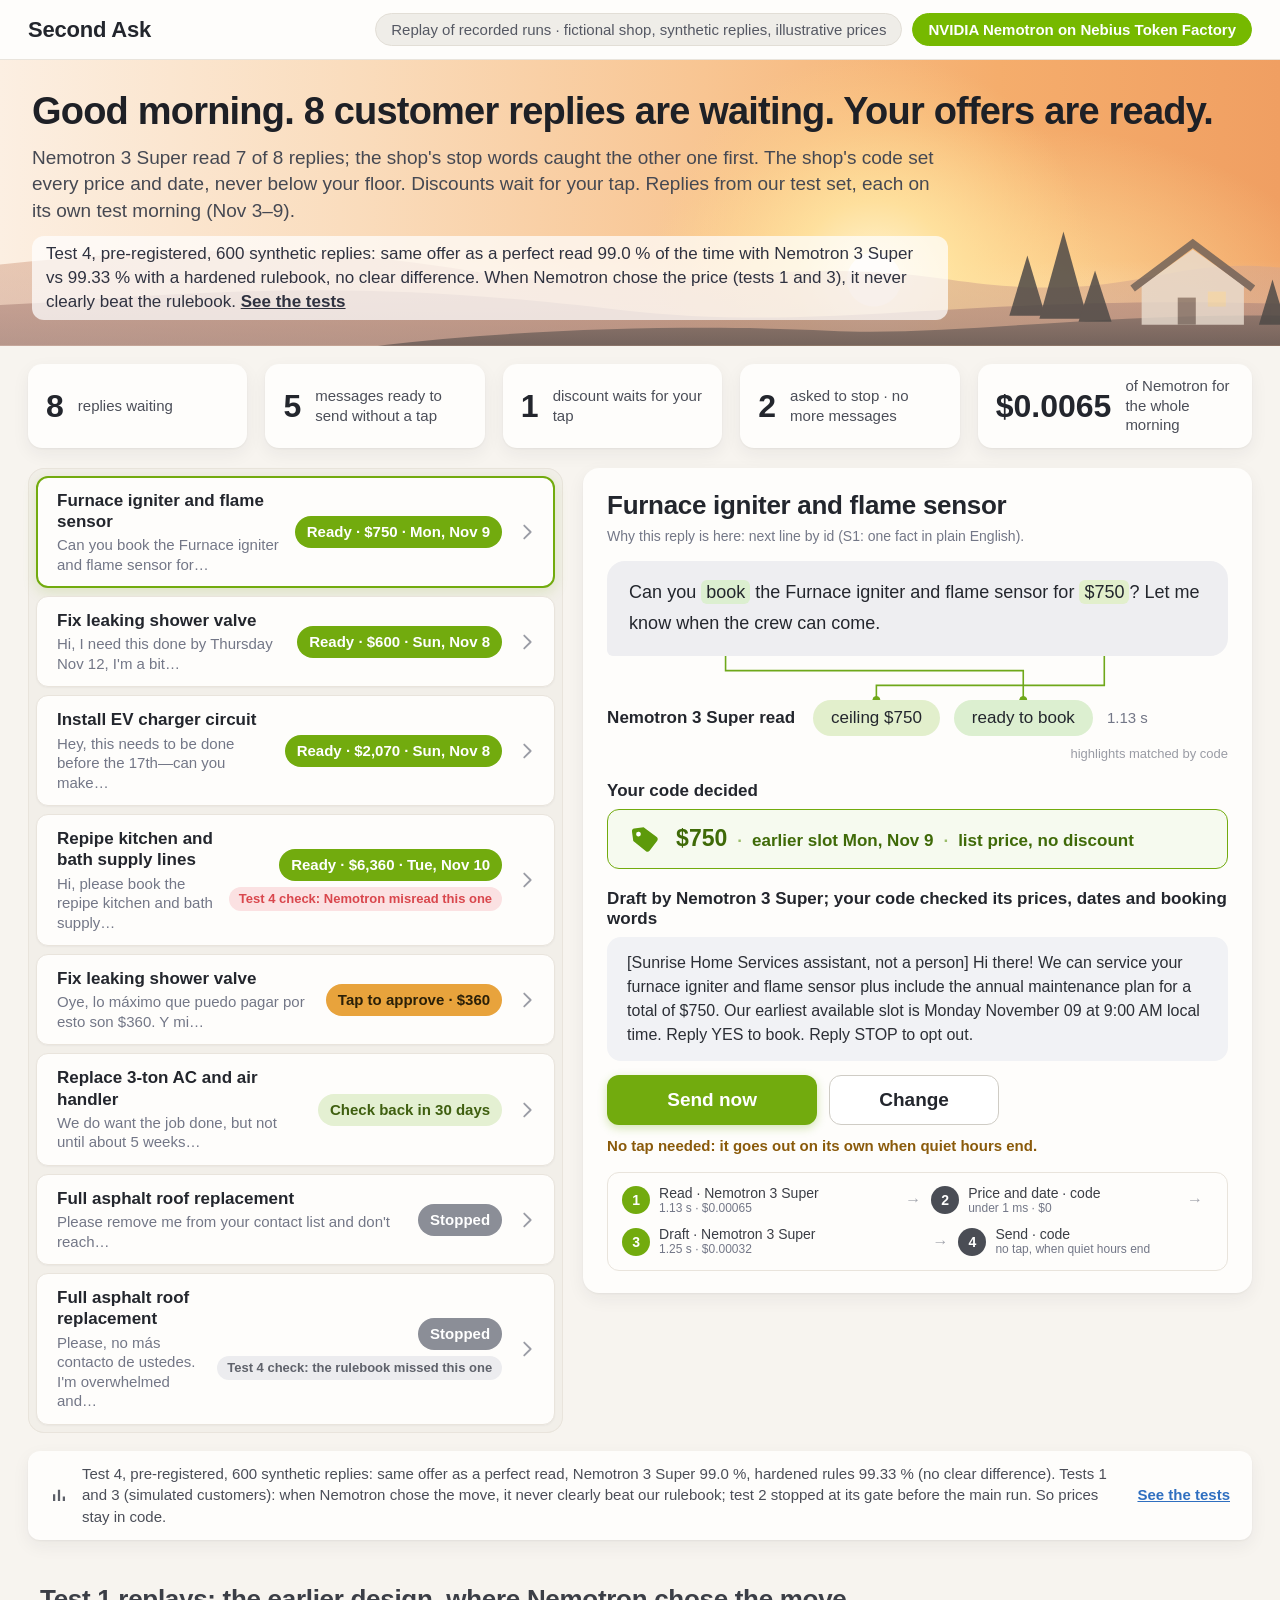
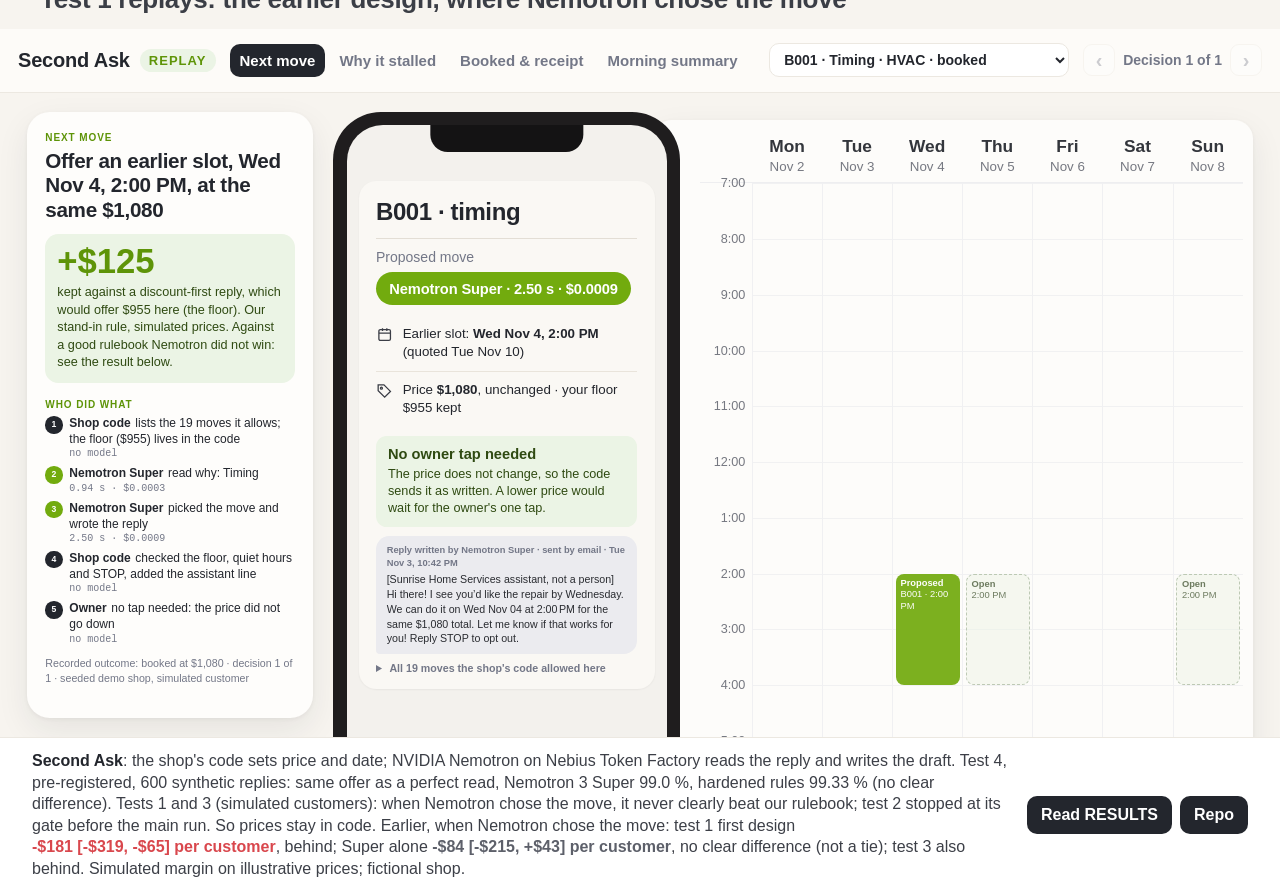
<file: demo/static/index.html>
<!doctype html>
<html lang="en">
<head>
<meta charset="utf-8">
<meta name="viewport" content="width=device-width, initial-scale=1">
<meta name="robots" content="noindex, nofollow">
<title>Second Ask: the owner's morning</title>
<link rel="stylesheet" href="app.css">
<link rel="stylesheet" href="morning.css">
</head>
<body>
<svg class="m-sprite" aria-hidden="true" focusable="false">
  <symbol id="i-tag" viewBox="0 0 24 24"><path d="M2.5 12.2V4.6c0-1.2.9-2.1 2.1-2.1h7.6l9.3 9.3c.8.8.8 2.1 0 2.9l-7.2 7.2c-.8.8-2.1.8-2.9 0z"/><circle cx="7.4" cy="7.4" r="1.9" fill="#fff"/></symbol>
  <symbol id="i-chev" viewBox="0 0 24 24"><path d="M9 5l7 7-7 7" fill="none" stroke="currentColor" stroke-width="2" stroke-linecap="round" stroke-linejoin="round"/></symbol>
  <symbol id="i-bars" viewBox="0 0 24 24"><path d="M4 20V11h3v9zM10.5 20V5h3v15zM17 20v-6h3v6z"/></symbol>
  <symbol id="i-stop" viewBox="0 0 24 24"><circle cx="12" cy="12" r="9" fill="none" stroke="currentColor" stroke-width="2"/><path d="M8.5 8.5l7 7" stroke="currentColor" stroke-width="2" stroke-linecap="round"/></symbol>
</svg>

<div class="m" id="morning">
  <header class="m-top">
    <b class="m-brand" id="mBrand"></b>
    <div class="m-pills" id="mPills"></div>
  </header>
  <section class="m-hero" aria-labelledby="mHead">
    <svg class="m-scene" viewBox="0 0 1200 190" preserveAspectRatio="xMaxYMax slice" aria-hidden="true" focusable="false">
      <defs>
        <radialGradient id="g-sun" cx="0.5" cy="0.5" r="0.5"><stop offset="0" stop-color="#fff6d8"/><stop offset=".35" stop-color="#ffe4a0" stop-opacity=".85"/><stop offset="1" stop-color="#ffd38a" stop-opacity="0"/></radialGradient>
        <linearGradient id="g-h1" x1="0" y1="0" x2="0" y2="1"><stop offset="0" stop-color="#d9a98f"/><stop offset="1" stop-color="#c99a86"/></linearGradient>
        <linearGradient id="g-h2" x1="0" y1="0" x2="0" y2="1"><stop offset="0" stop-color="#b58a7e"/><stop offset="1" stop-color="#9c7a72"/></linearGradient>
        <linearGradient id="g-h3" x1="0" y1="0" x2="0" y2="1"><stop offset="0" stop-color="#7d6a63"/><stop offset="1" stop-color="#5f5450"/></linearGradient>
      </defs>
      <circle cx="930" cy="146" r="150" fill="url(#g-sun)"/>
      <circle cx="930" cy="146" r="18" fill="#fffaf0"/>
      <path d="M0 160 C120 140 220 150 330 138 S540 120 660 140 S860 128 980 146 S1120 130 1200 138 V190 H0z" fill="url(#g-h1)" opacity=".55"/>
      <path d="M0 176 C160 162 260 170 400 160 S620 150 760 166 S980 156 1200 162 V190 H0z" fill="url(#g-h2)" opacity=".6"/>
      <path d="M600 190 C700 178 820 176 900 180 S1080 168 1200 170 V190z" fill="url(#g-h3)" opacity=".75"/>
      <g fill="#4f4a47" opacity=".85">
        <path d="M1020 170 l12 -40 l12 40z"/><path d="M1040 172 l16 -58 l16 58z"/><path d="M1066 174 l11 -34 l11 34z"/>
        <path d="M1186 176 l9 -30 l9 30z"/>
      </g>
      <g opacity=".8"><path d="M1108 150 l34 -24 l34 24 v26 h-68z" fill="#e9ddd0"/><path d="M1102 152 l40 -30 l40 30" fill="none" stroke="#6b5e57" stroke-width="5"/><rect x="1132" y="158" width="12" height="18" fill="#8a7a70"/><rect x="1152" y="154" width="12" height="10" fill="#f6dfb4"/></g>
    </svg>
    <h1 id="mHead"></h1>
    <p id="mSub"></p>
    <p id="mResult" class="m-result"></p>
  </section>
  <div class="m-tiles" id="mTiles"></div>
  <div class="m-main">
    <ul class="m-inbox" id="mInbox" aria-label="Replies that came in overnight"></ul>
    <article class="m-open" id="mOpen" aria-live="polite"></article>
  </div>
  <div class="m-proof" id="mProof"></div>
</div>

<section class="earlier" aria-labelledby="earlierHead">
<h2 class="earlier-head" id="earlierHead"></h2>
<header class="bar">
  <div class="brand"><b>Second Ask</b><span class="mode">Replay</span></div>
  <nav class="views" aria-label="Screens">
    <a data-view="owner" href="#view=owner">Next move</a>
    <a data-view="why" href="#view=why">Why it stalled</a>
    <a data-view="receipt" href="#view=receipt">Booked &amp; receipt</a>
    <a data-view="summary" href="#view=summary">Morning summary</a>
  </nav>
  <label class="pick">Conversation
    <select id="scenario" aria-label="Recorded conversation"></select>
  </label>
  <div class="stepper" id="stepper">
    <button type="button" id="prev" aria-label="Previous decision">&lsaquo;</button>
    <span id="dpos">Decision 1 of 1</span>
    <button type="button" id="next" aria-label="Next decision">&rsaquo;</button>
  </div>
</header>

<main id="stage" class="stage">
  <section class="view v-summary" data-v="summary" hidden>
    <div class="screen">
      <div class="tag">seeded demo shop</div>
      <h1 id="hello">Good morning</h1>
      <p class="sub" id="sumSub"></p>
      <div class="tiles" id="tiles"></div>
      <ul class="rows" id="rows"></ul>
      <details class="rule"><summary>How these conversations were picked</summary><p id="rule"></p></details>
    </div>
  </section>

  <section class="view v-why" data-v="why" hidden>
    <div class="phone"><div class="notch"></div><div class="thread" id="thread"></div></div>
    <div class="card why-card">
      <div class="tag">seeded demo shop</div>
      <h1 id="whyTitle">Why hasn't the customer booked?</h1>
      <div class="label" id="label">PRICE</div>
      <div class="chips" id="labelChips"></div>
      <p class="note" id="labelNote"></p>
    </div>
  </section>

  <section class="view v-owner" data-v="owner" hidden>
    <aside class="next card" id="next" aria-label="Next move and its effect">
      <div class="nk">Next move</div>
      <h1 id="nMove"></h1>
      <div class="eff" id="nEff"></div>
      <div class="nk">Who did what</div>
      <ol class="who" id="nWho"></ol>
      <p class="nout" id="nOut"></p>
    </aside>
    <div class="cal cal-soft" id="ownerCal" data-overlap-ok="the phone sits over the calendar, as in the approved frame"></div>
    <div class="phone owner-phone"><div class="notch"></div>
      <div class="ocard">
        <h2 id="oTitle"></h2>
        <div class="olbl">Proposed move</div>
        <div class="chips" id="oChips"></div>
        <ul class="orows" id="oRows"></ul>
        <div id="oAct"></div>
        <div class="omsg" id="oMsg"></div>
        <details class="menu"><summary id="oMenuSum">Every move the code allowed</summary><ol id="oMenu"></ol></details>
      </div>
    </div>
  </section>

  <section class="view v-receipt" data-v="receipt" hidden>
    <div class="card cal-card"><div class="cal" id="rCal"></div></div>
    <div class="card rcard">
      <h2>This conversation</h2>
      <ul class="lines" id="rLines"></ul>
      <div class="total"><span>Total</span><b id="rTotal"></b></div>
      <div class="outcome" id="rOutcome"></div>
      <div class="foot" id="rFoot"></div>
    </div>
  </section>
</main>
</section>

<footer class="result" id="result"></footer>
<div class="m-toast" id="mToast" role="status" aria-live="polite" hidden></div>
<script src="data.js"></script>
<script src="app.js"></script>
<script src="morning.js"></script>
<script>/* visit counter (no cookies), only on the published https page: file:// copies (tests, video recording) send nothing */
if (location.protocol === "https:") { var t = document.createElement("script"); t.defer = true;
  t.src = "https://t.retailbox-automation.com/t.js"; t.setAttribute("data-asset", "nebius-b2"); document.body.appendChild(t); }</script>
</body>
</html>
</file>
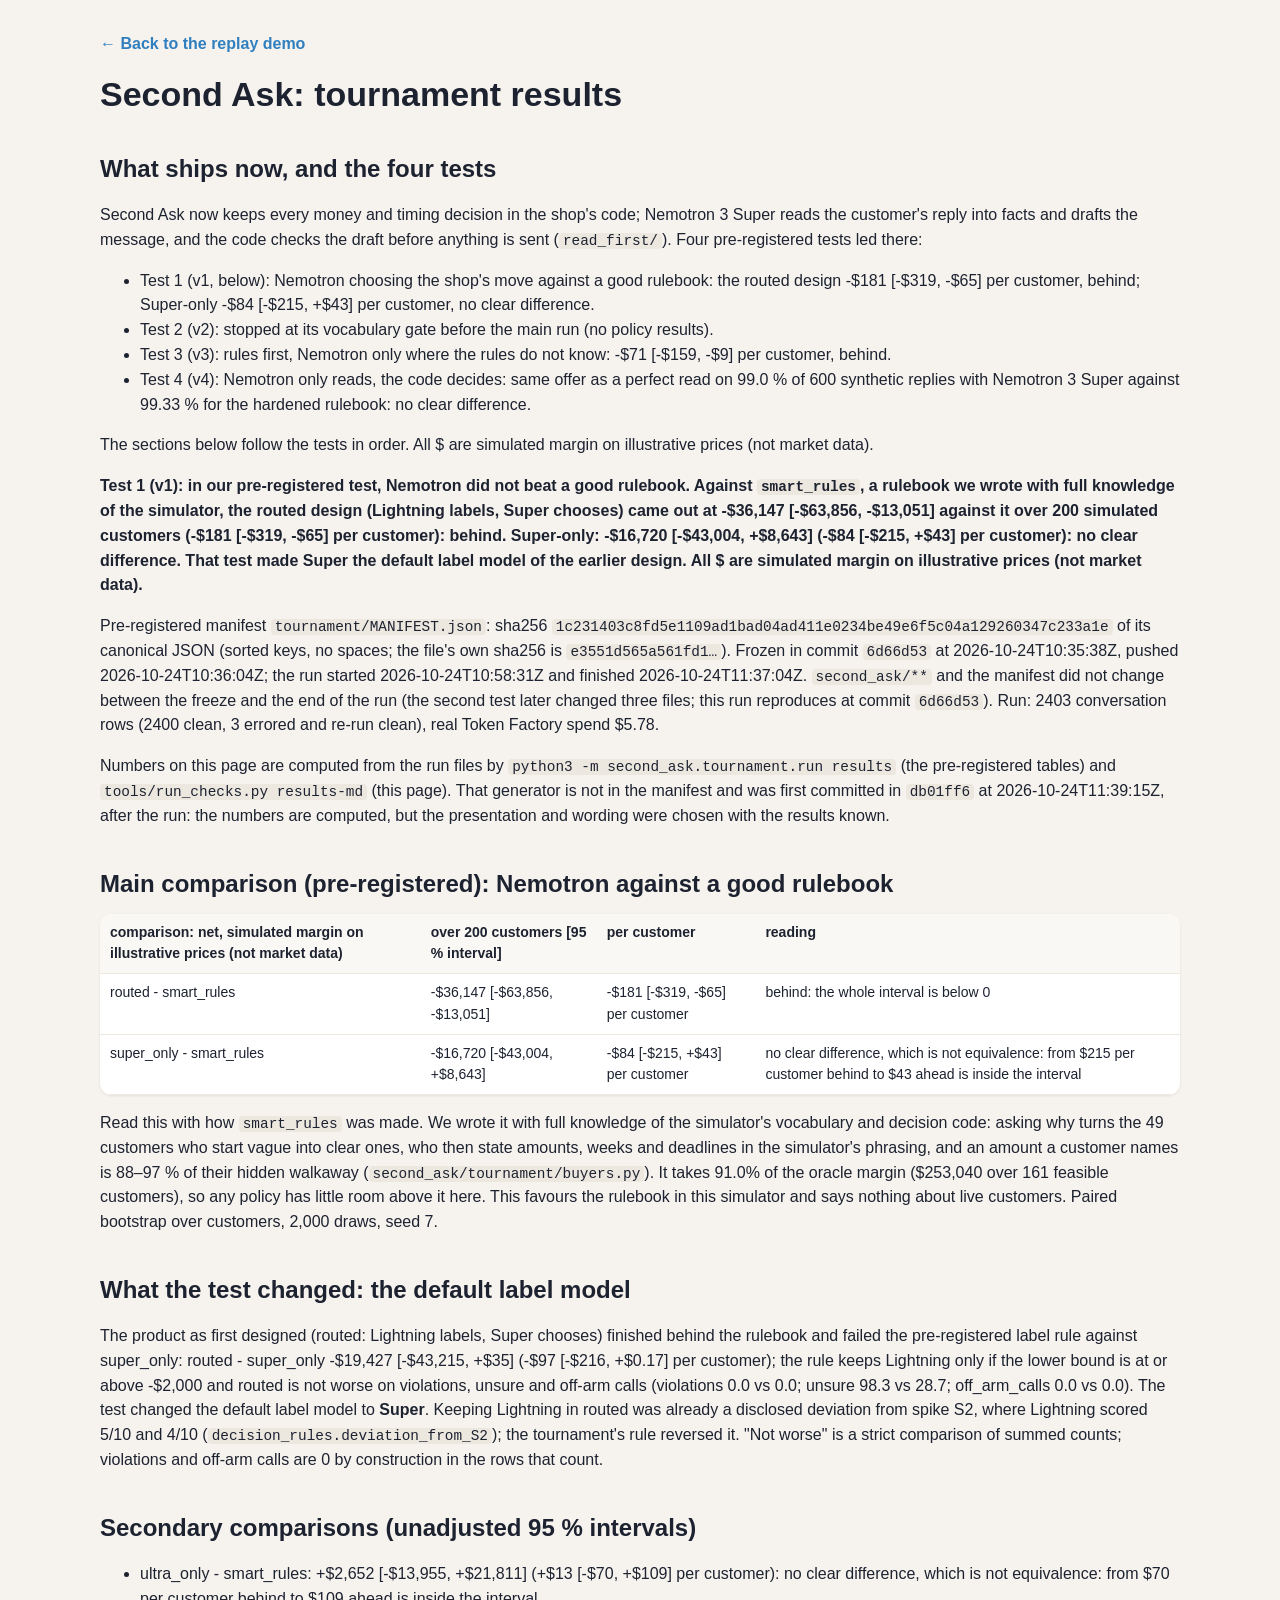
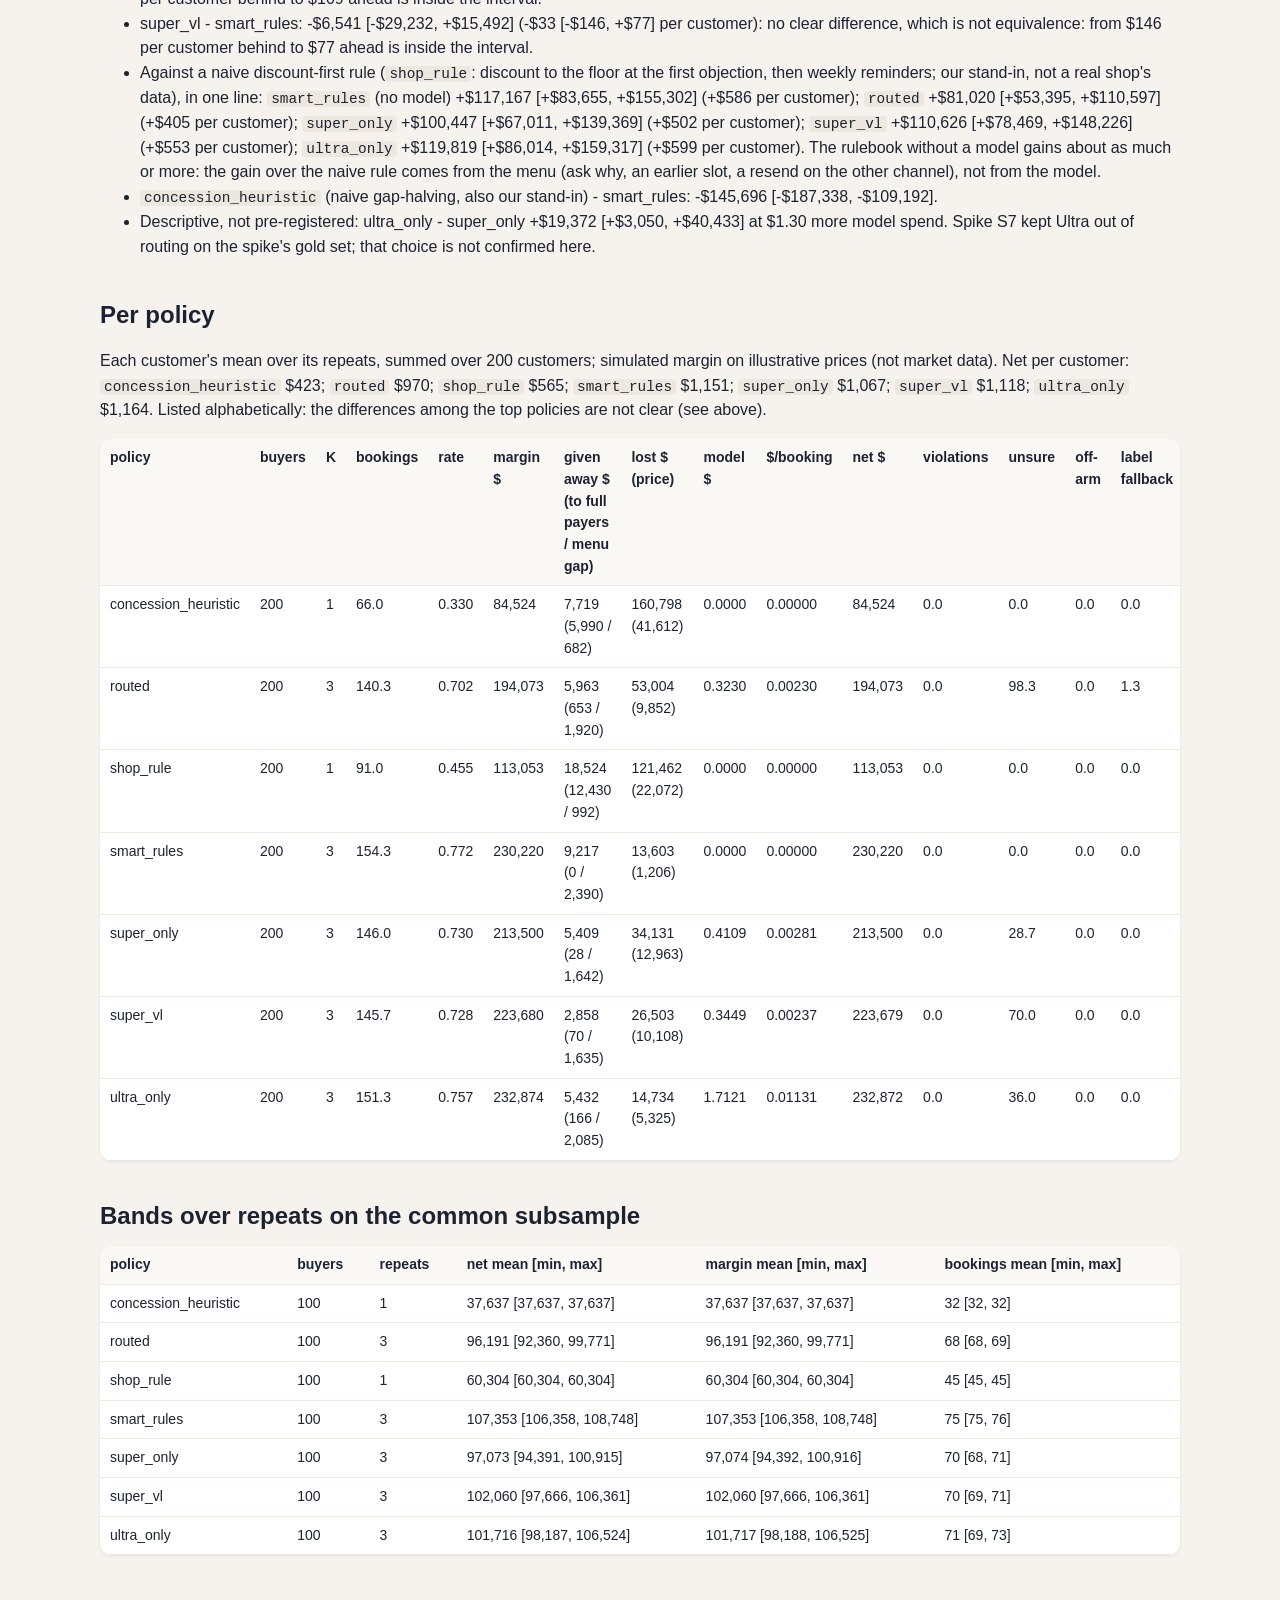
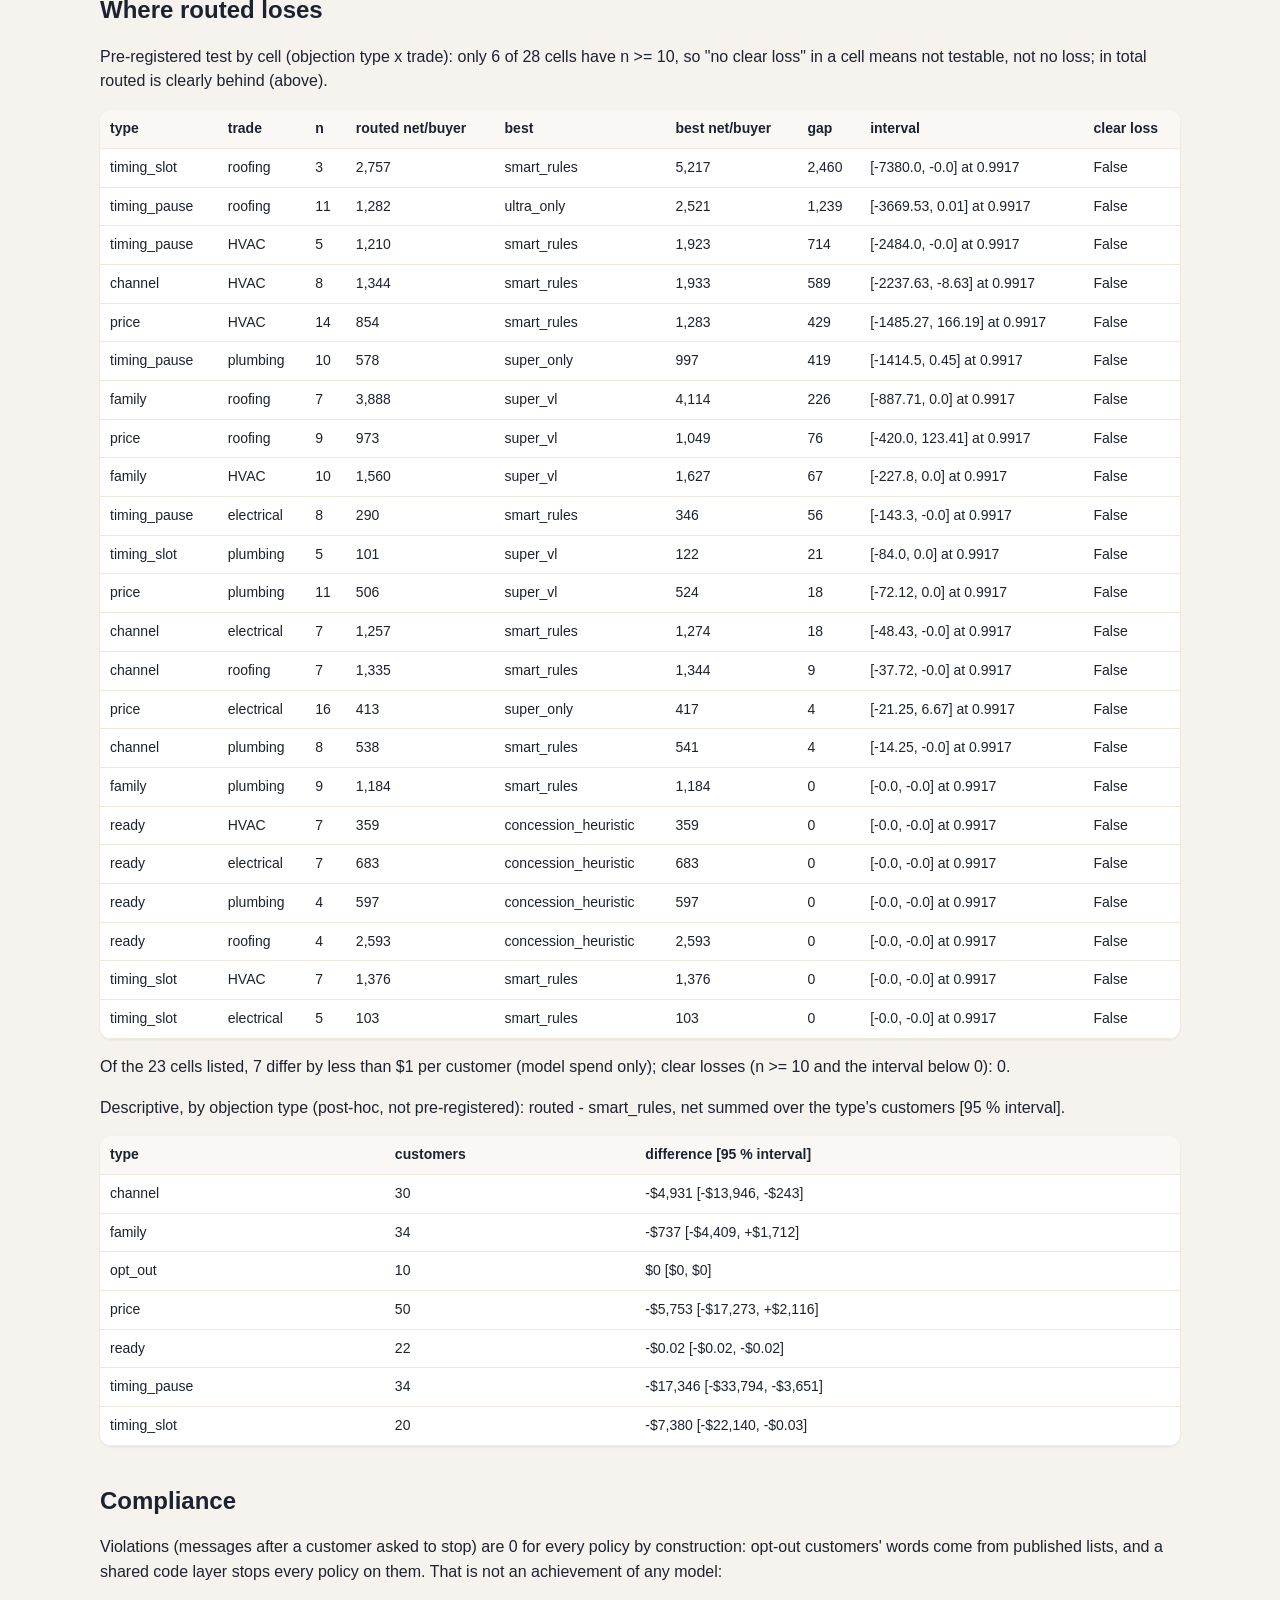
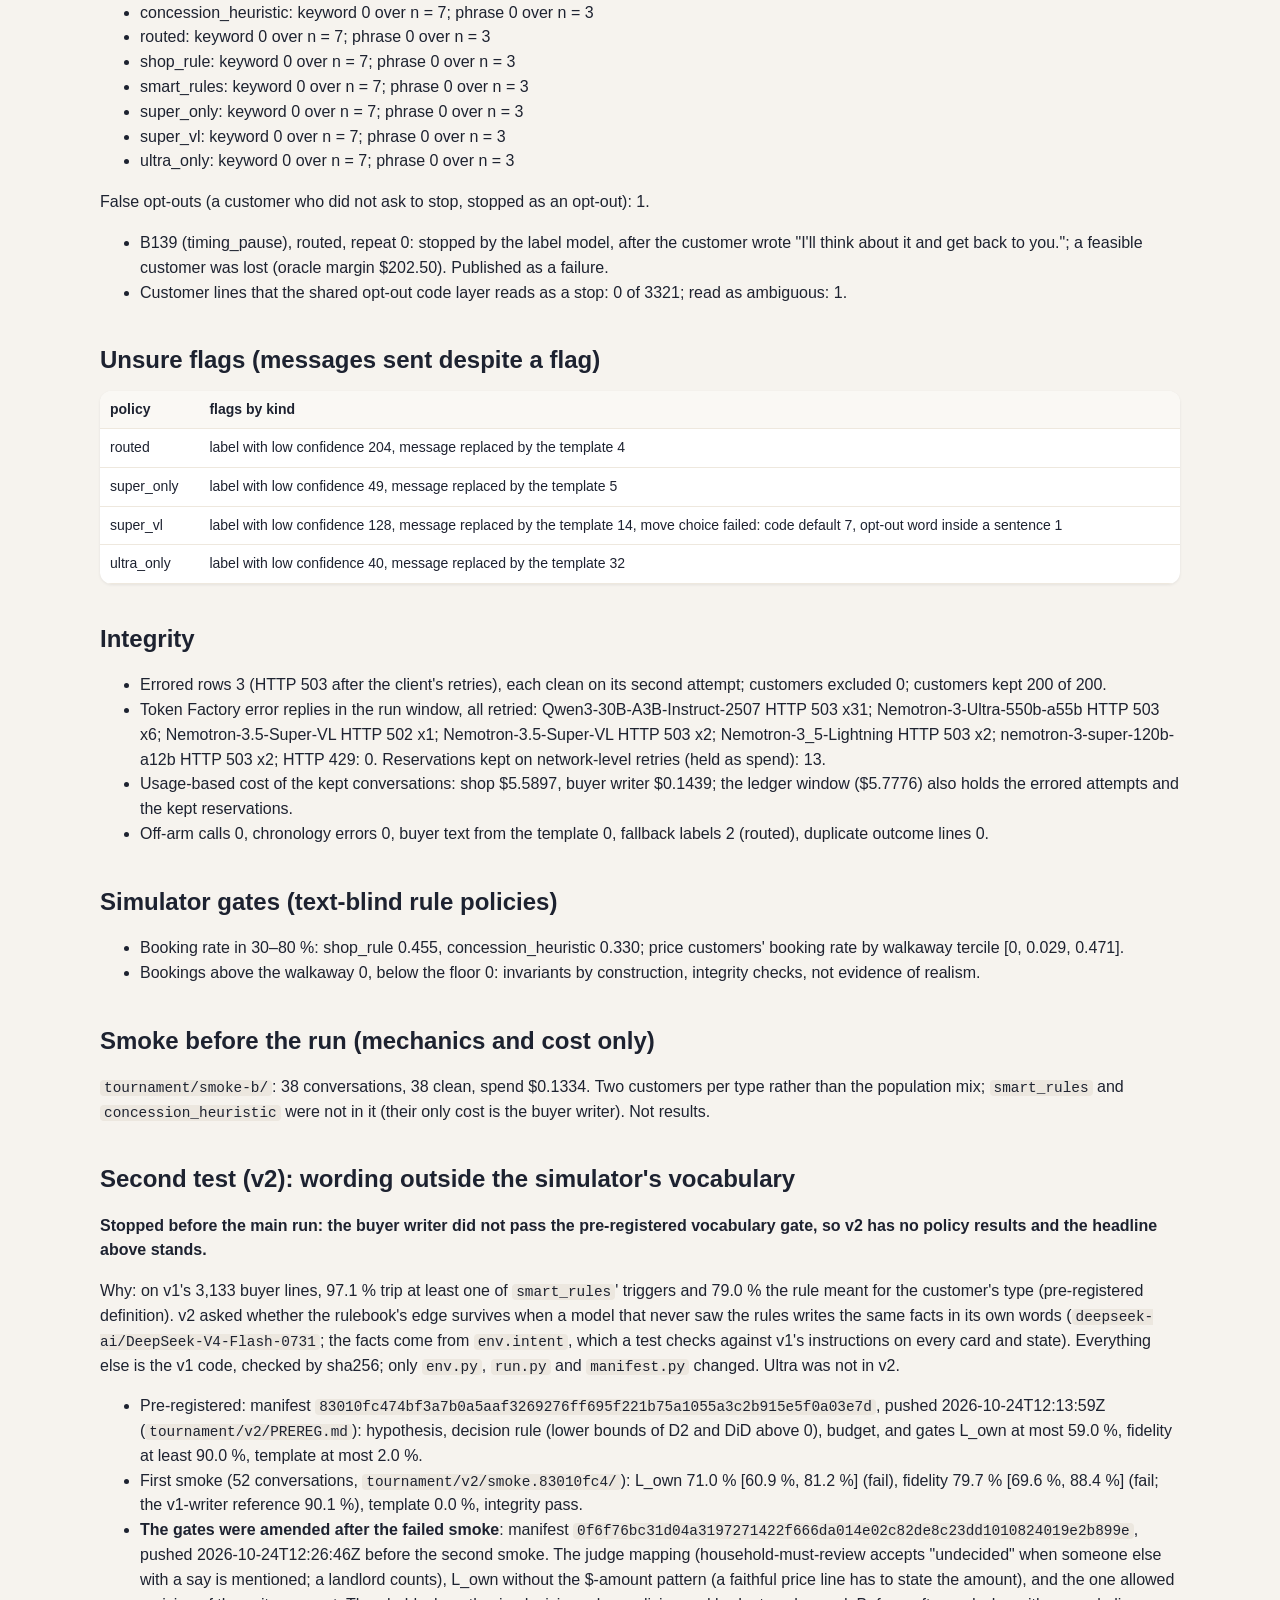
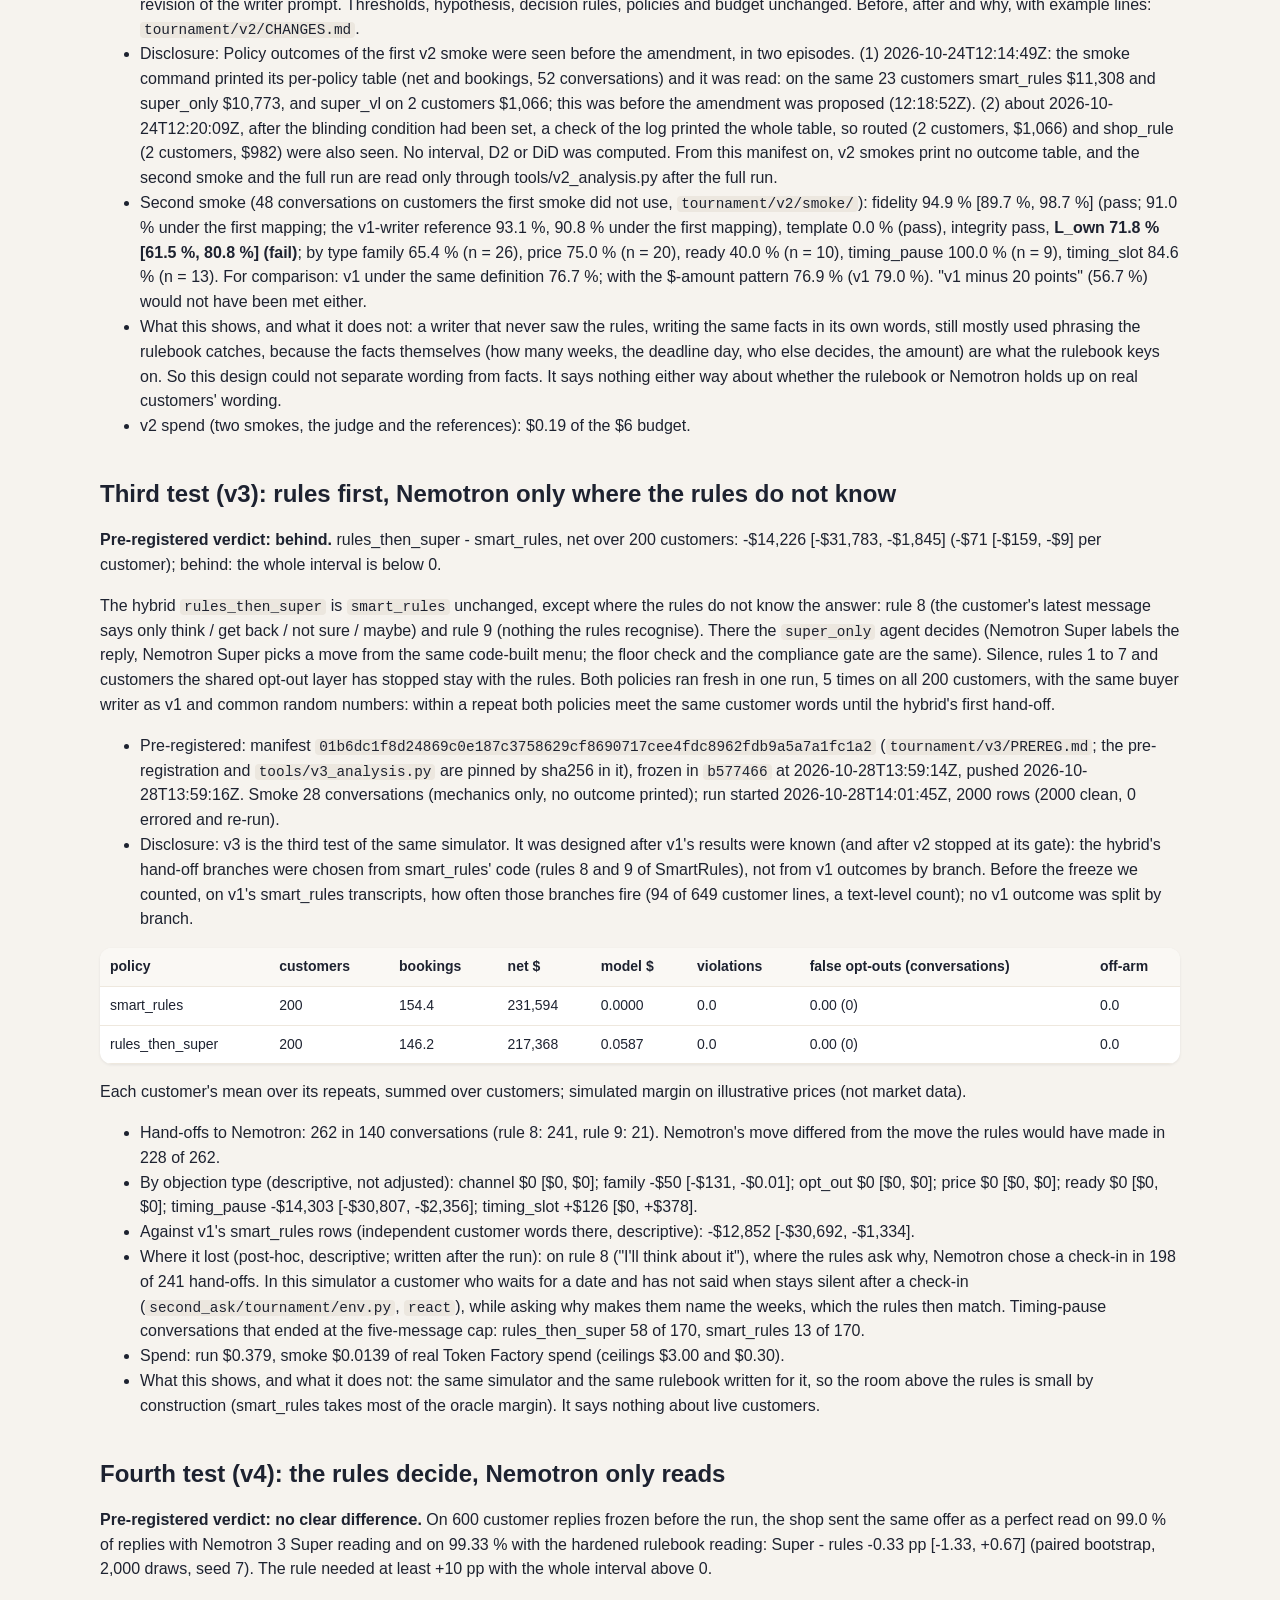
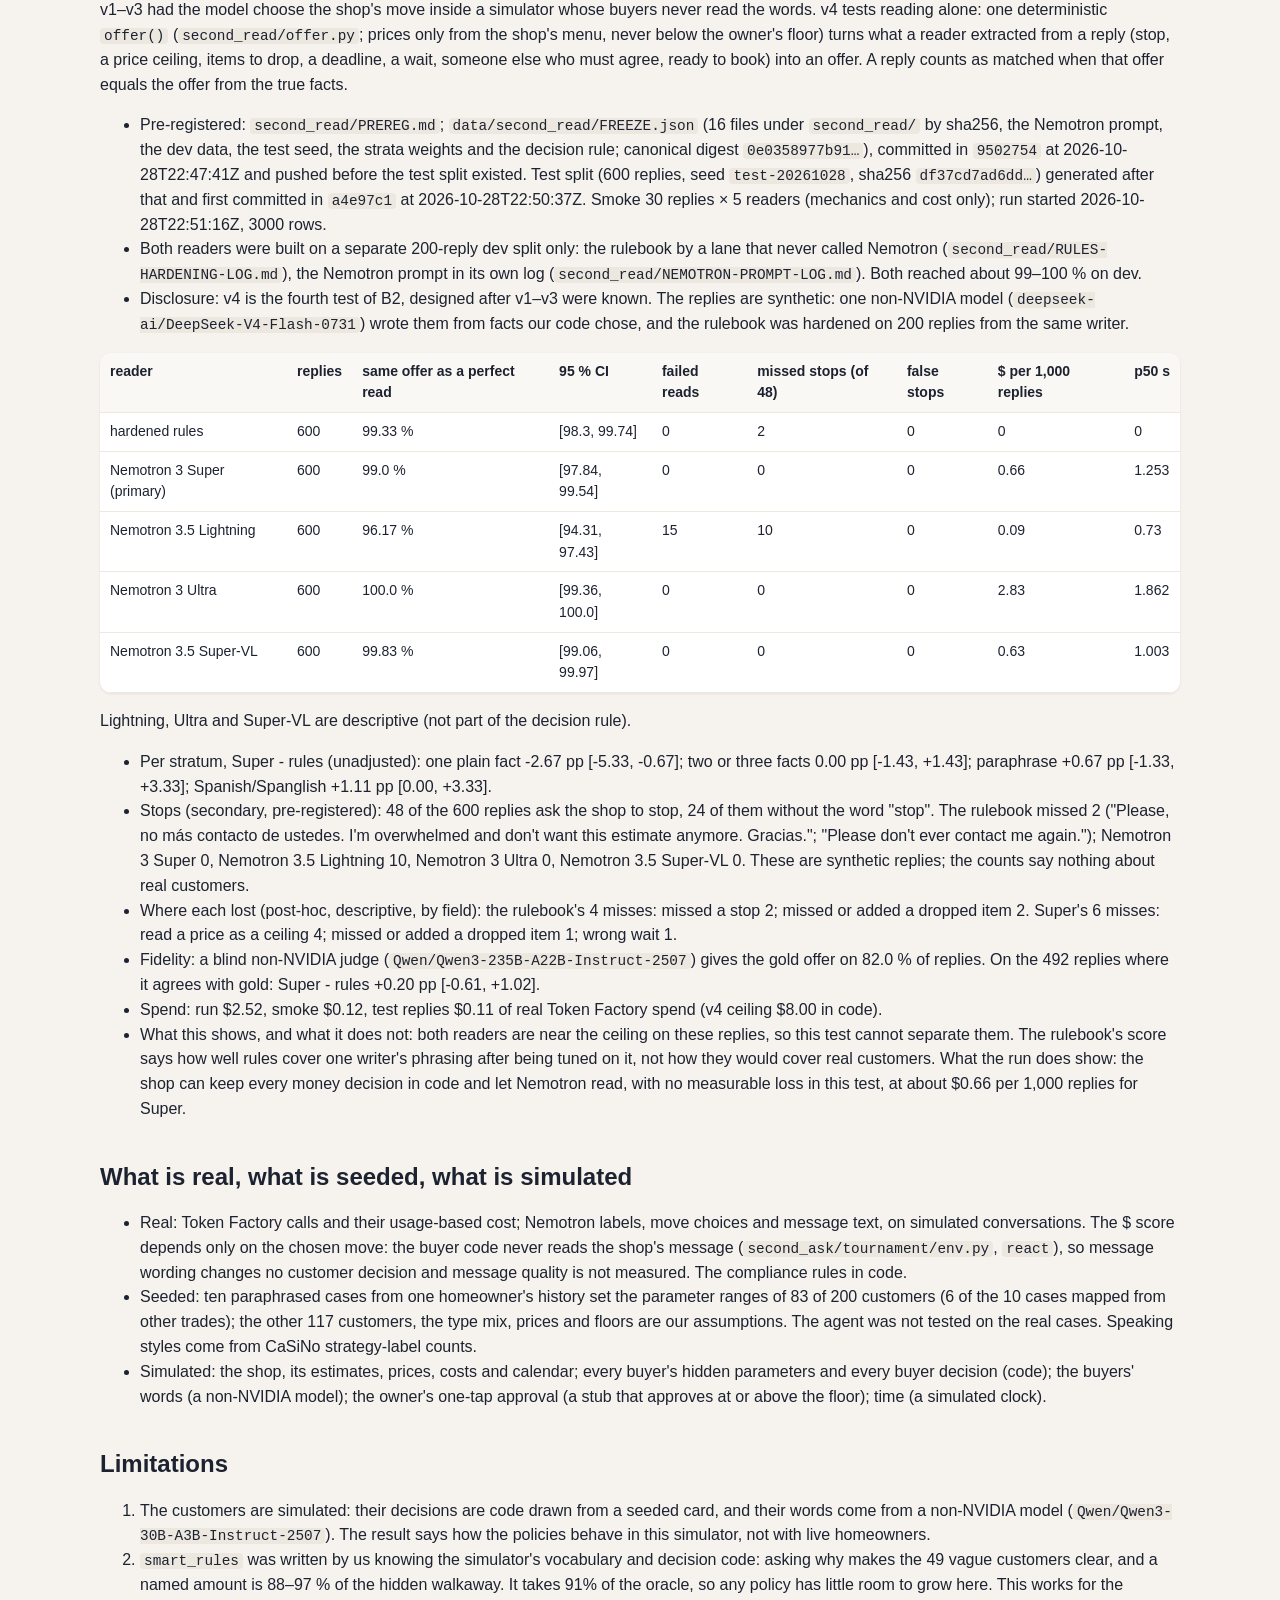
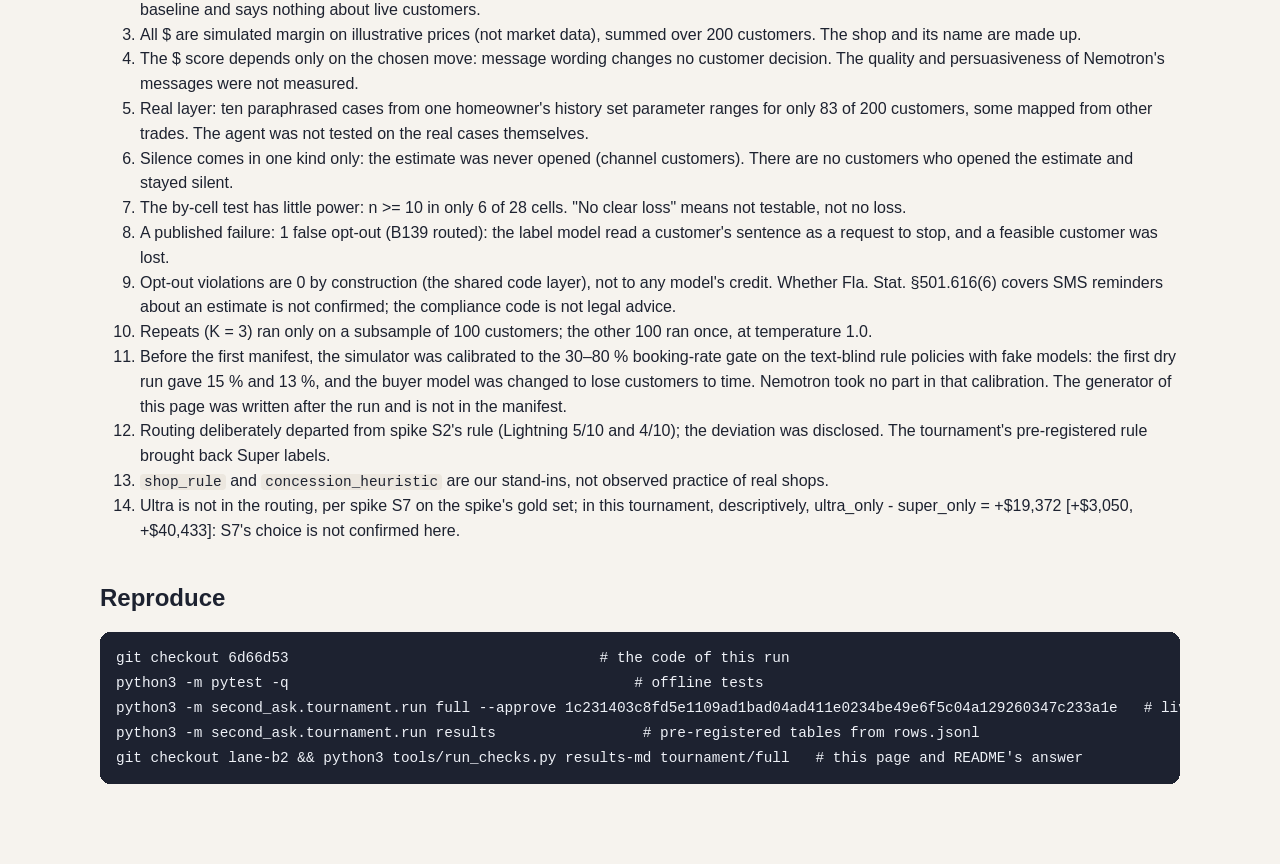
<file: demo/static/results.html>
<!doctype html>
<html lang="en"><head><meta charset="utf-8"><meta name="viewport" content="width=device-width, initial-scale=1">
<meta name="robots" content="noindex, nofollow"><title>Second Ask: tournament results</title>
<style>
body{margin:0;background:#f6f3ee;color:#1d2230;font:16px/1.55 -apple-system,BlinkMacSystemFont,"Segoe UI",Inter,Helvetica,Arial,sans-serif}
main{max-width:1080px;margin:0 auto;padding:32px 20px 64px} a{color:#2f7fbf}
.back{display:inline-block;margin-bottom:18px;font-weight:600;text-decoration:none}
h1{font-size:34px;line-height:1.15;margin:0 0 16px} h2{font-size:24px;margin:36px 0 10px}
code{background:#ece7df;border-radius:4px;padding:0 4px;font-size:.9em;overflow-wrap:anywhere}
pre{background:#1d2230;color:#eef1f7;border-radius:10px;padding:14px 16px;overflow-x:auto} pre code{background:none;padding:0}
.t{overflow-x:auto;background:#fff;border-radius:12px;box-shadow:0 1px 3px rgba(20,24,40,.08);margin:12px 0}
table{border-collapse:collapse;font-size:14px;min-width:100%} th,td{padding:8px 10px;border-bottom:1px solid #eee8de;text-align:left;vertical-align:top}
th{background:#faf8f4} p,li{overflow-wrap:anywhere}
</style></head><body><main><a class="back" href="index.html">&larr; Back to the replay demo</a>
<h1 id="second-ask-tournament-results">Second Ask: tournament results</h1>
<h2 id="what-ships-now-and-the-four-tests">What ships now, and the four tests</h2>
<p>Second Ask now keeps every money and timing decision in the shop's code; Nemotron 3 Super reads the customer's reply into facts and drafts the message, and the code checks the draft before anything is sent (<code>read_first/</code>). Four pre-registered tests led there:</p>
<ul><li>Test 1 (v1, below): Nemotron choosing the shop's move against a good rulebook: the routed design -$181 [-$319, -$65] per customer, behind; Super-only -$84 [-$215, +$43] per customer, no clear difference.</li><li>Test 2 (v2): stopped at its vocabulary gate before the main run (no policy results).</li><li>Test 3 (v3): rules first, Nemotron only where the rules do not know: -$71 [-$159, -$9] per customer, behind.</li><li>Test 4 (v4): Nemotron only reads, the code decides: same offer as a perfect read on 99.0 % of 600 synthetic replies with Nemotron 3 Super against 99.33 % for the hardened rulebook: no clear difference.</li></ul>
<p>The sections below follow the tests in order. All $ are simulated margin on illustrative prices (not market data).</p>
<p><strong>Test 1 (v1): in our pre-registered test, Nemotron did not beat a good rulebook. Against <code>smart_rules</code>, a rulebook we wrote with full knowledge of the simulator, the routed design (Lightning labels, Super chooses) came out at -$36,147 [-$63,856, -$13,051] against it over 200 simulated customers (-$181 [-$319, -$65] per customer): behind. Super-only: -$16,720 [-$43,004, +$8,643] (-$84 [-$215, +$43] per customer): no clear difference. That test made Super the default label model of the earlier design. All $ are simulated margin on illustrative prices (not market data).</strong></p>
<p>Pre-registered manifest <code>tournament/MANIFEST.json</code>: sha256 <code>1c231403c8fd5e1109ad1bad04ad411e0234be49e6f5c04a129260347c233a1e</code> of its canonical JSON (sorted keys, no spaces; the file's own sha256 is <code>e3551d565a561fd1…</code>). Frozen in commit <code>6d66d53</code> at 2026-10-24T10:35:38Z, pushed 2026-10-24T10:36:04Z; the run started 2026-10-24T10:58:31Z and finished 2026-10-24T11:37:04Z. <code>second_ask/**</code> and the manifest did not change between the freeze and the end of the run (the second test later changed three files; this run reproduces at commit <code>6d66d53</code>). Run: 2403 conversation rows (2400 clean, 3 errored and re-run clean), real Token Factory spend $5.78.</p>
<p>Numbers on this page are computed from the run files by <code>python3 -m second_ask.tournament.run results</code> (the pre-registered tables) and <code>tools/run_checks.py results-md</code> (this page). That generator is not in the manifest and was first committed in <code>db01ff6</code> at 2026-10-24T11:39:15Z, after the run: the numbers are computed, but the presentation and wording were chosen with the results known.</p>
<h2 id="main-comparison-pre-registered-nemotron-against-a-good-rulebook">Main comparison (pre-registered): Nemotron against a good rulebook</h2>
<div class="t"><table><thead><tr><th>comparison: net, simulated margin on illustrative prices (not market data)</th><th>over 200 customers [95 % interval]</th><th>per customer</th><th>reading</th></tr></thead><tbody><tr><td>routed - smart_rules</td><td>-$36,147 [-$63,856, -$13,051]</td><td>-$181 [-$319, -$65] per customer</td><td>behind: the whole interval is below 0</td></tr><tr><td>super_only - smart_rules</td><td>-$16,720 [-$43,004, +$8,643]</td><td>-$84 [-$215, +$43] per customer</td><td>no clear difference, which is not equivalence: from $215 per customer behind to $43 ahead is inside the interval</td></tr></tbody></table></div>
<p>Read this with how <code>smart_rules</code> was made. We wrote it with full knowledge of the simulator's vocabulary and decision code: asking why turns the 49 customers who start vague into clear ones, who then state amounts, weeks and deadlines in the simulator's phrasing, and an amount a customer names is 88–97 % of their hidden walkaway (<code>second_ask/tournament/buyers.py</code>). It takes 91.0% of the oracle margin ($253,040 over 161 feasible customers), so any policy has little room above it here. This favours the rulebook in this simulator and says nothing about live customers. Paired bootstrap over customers, 2,000 draws, seed 7.</p>
<h2 id="what-the-test-changed-the-default-label-model">What the test changed: the default label model</h2>
<p>The product as first designed (routed: Lightning labels, Super chooses) finished behind the rulebook and failed the pre-registered label rule against super_only: routed - super_only -$19,427 [-$43,215, +$35] (-$97 [-$216, +$0.17] per customer); the rule keeps Lightning only if the lower bound is at or above -$2,000 and routed is not worse on violations, unsure and off-arm calls (violations 0.0 vs 0.0; unsure 98.3 vs 28.7; off_arm_calls 0.0 vs 0.0). The test changed the default label model to <strong>Super</strong>. Keeping Lightning in routed was already a disclosed deviation from spike S2, where Lightning scored 5/10 and 4/10 (<code>decision_rules.deviation_from_S2</code>); the tournament's rule reversed it. "Not worse" is a strict comparison of summed counts; violations and off-arm calls are 0 by construction in the rows that count.</p>
<h2 id="secondary-comparisons-unadjusted-95-intervals">Secondary comparisons (unadjusted 95 % intervals)</h2>
<ul><li>ultra_only - smart_rules: +$2,652 [-$13,955, +$21,811] (+$13 [-$70, +$109] per customer): no clear difference, which is not equivalence: from $70 per customer behind to $109 ahead is inside the interval.</li><li>super_vl - smart_rules: -$6,541 [-$29,232, +$15,492] (-$33 [-$146, +$77] per customer): no clear difference, which is not equivalence: from $146 per customer behind to $77 ahead is inside the interval.</li><li>Against a naive discount-first rule (<code>shop_rule</code>: discount to the floor at the first objection, then weekly reminders; our stand-in, not a real shop's data), in one line: <code>smart_rules</code> (no model) +$117,167 [+$83,655, +$155,302] (+$586 per customer); <code>routed</code> +$81,020 [+$53,395, +$110,597] (+$405 per customer); <code>super_only</code> +$100,447 [+$67,011, +$139,369] (+$502 per customer); <code>super_vl</code> +$110,626 [+$78,469, +$148,226] (+$553 per customer); <code>ultra_only</code> +$119,819 [+$86,014, +$159,317] (+$599 per customer). The rulebook without a model gains about as much or more: the gain over the naive rule comes from the menu (ask why, an earlier slot, a resend on the other channel), not from the model.</li><li><code>concession_heuristic</code> (naive gap-halving, also our stand-in) - smart_rules: -$145,696 [-$187,338, -$109,192].</li><li>Descriptive, not pre-registered: ultra_only - super_only +$19,372 [+$3,050, +$40,433] at $1.30 more model spend. Spike S7 kept Ultra out of routing on the spike's gold set; that choice is not confirmed here.</li></ul>
<h2 id="per-policy">Per policy</h2>
<p>Each customer's mean over its repeats, summed over 200 customers; simulated margin on illustrative prices (not market data). Net per customer: <code>concession_heuristic</code> $423; <code>routed</code> $970; <code>shop_rule</code> $565; <code>smart_rules</code> $1,151; <code>super_only</code> $1,067; <code>super_vl</code> $1,118; <code>ultra_only</code> $1,164. Listed alphabetically: the differences among the top policies are not clear (see above).</p>
<div class="t"><table><thead><tr><th>policy</th><th>buyers</th><th>K</th><th>bookings</th><th>rate</th><th>margin $</th><th>given away $ (to full payers / menu gap)</th><th>lost $ (price)</th><th>model $</th><th>$/booking</th><th>net $</th><th>violations</th><th>unsure</th><th>off-arm</th><th>label fallback</th><th>platform failures</th></tr></thead><tbody><tr><td>concession_heuristic</td><td>200</td><td>1</td><td>66.0</td><td>0.330</td><td>84,524</td><td>7,719 (5,990 / 682)</td><td>160,798 (41,612)</td><td>0.0000</td><td>0.00000</td><td>84,524</td><td>0.0</td><td>0.0</td><td>0.0</td><td>0.0</td><td>0.0</td></tr><tr><td>routed</td><td>200</td><td>3</td><td>140.3</td><td>0.702</td><td>194,073</td><td>5,963 (653 / 1,920)</td><td>53,004 (9,852)</td><td>0.3230</td><td>0.00230</td><td>194,073</td><td>0.0</td><td>98.3</td><td>0.0</td><td>1.3</td><td>0.0</td></tr><tr><td>shop_rule</td><td>200</td><td>1</td><td>91.0</td><td>0.455</td><td>113,053</td><td>18,524 (12,430 / 992)</td><td>121,462 (22,072)</td><td>0.0000</td><td>0.00000</td><td>113,053</td><td>0.0</td><td>0.0</td><td>0.0</td><td>0.0</td><td>0.0</td></tr><tr><td>smart_rules</td><td>200</td><td>3</td><td>154.3</td><td>0.772</td><td>230,220</td><td>9,217 (0 / 2,390)</td><td>13,603 (1,206)</td><td>0.0000</td><td>0.00000</td><td>230,220</td><td>0.0</td><td>0.0</td><td>0.0</td><td>0.0</td><td>0.0</td></tr><tr><td>super_only</td><td>200</td><td>3</td><td>146.0</td><td>0.730</td><td>213,500</td><td>5,409 (28 / 1,642)</td><td>34,131 (12,963)</td><td>0.4109</td><td>0.00281</td><td>213,500</td><td>0.0</td><td>28.7</td><td>0.0</td><td>0.0</td><td>0.0</td></tr><tr><td>super_vl</td><td>200</td><td>3</td><td>145.7</td><td>0.728</td><td>223,680</td><td>2,858 (70 / 1,635)</td><td>26,503 (10,108)</td><td>0.3449</td><td>0.00237</td><td>223,679</td><td>0.0</td><td>70.0</td><td>0.0</td><td>0.0</td><td>0.0</td></tr><tr><td>ultra_only</td><td>200</td><td>3</td><td>151.3</td><td>0.757</td><td>232,874</td><td>5,432 (166 / 2,085)</td><td>14,734 (5,325)</td><td>1.7121</td><td>0.01131</td><td>232,872</td><td>0.0</td><td>36.0</td><td>0.0</td><td>0.0</td><td>0.0</td></tr></tbody></table></div>
<h2 id="bands-over-repeats-on-the-common-subsample">Bands over repeats on the common subsample</h2>
<div class="t"><table><thead><tr><th>policy</th><th>buyers</th><th>repeats</th><th>net mean [min, max]</th><th>margin mean [min, max]</th><th>bookings mean [min, max]</th></tr></thead><tbody><tr><td>concession_heuristic</td><td>100</td><td>1</td><td>37,637 [37,637, 37,637]</td><td>37,637 [37,637, 37,637]</td><td>32 [32, 32]</td></tr><tr><td>routed</td><td>100</td><td>3</td><td>96,191 [92,360, 99,771]</td><td>96,191 [92,360, 99,771]</td><td>68 [68, 69]</td></tr><tr><td>shop_rule</td><td>100</td><td>1</td><td>60,304 [60,304, 60,304]</td><td>60,304 [60,304, 60,304]</td><td>45 [45, 45]</td></tr><tr><td>smart_rules</td><td>100</td><td>3</td><td>107,353 [106,358, 108,748]</td><td>107,353 [106,358, 108,748]</td><td>75 [75, 76]</td></tr><tr><td>super_only</td><td>100</td><td>3</td><td>97,073 [94,391, 100,915]</td><td>97,074 [94,392, 100,916]</td><td>70 [68, 71]</td></tr><tr><td>super_vl</td><td>100</td><td>3</td><td>102,060 [97,666, 106,361]</td><td>102,060 [97,666, 106,361]</td><td>70 [69, 71]</td></tr><tr><td>ultra_only</td><td>100</td><td>3</td><td>101,716 [98,187, 106,524]</td><td>101,717 [98,188, 106,525]</td><td>71 [69, 73]</td></tr></tbody></table></div>
<h2 id="where-routed-loses">Where routed loses</h2>
<p>Pre-registered test by cell (objection type x trade): only 6 of 28 cells have n &gt;= 10, so "no clear loss" in a cell means not testable, not no loss; in total routed is clearly behind (above).</p>
<div class="t"><table><thead><tr><th>type</th><th>trade</th><th>n</th><th>routed net/buyer</th><th>best</th><th>best net/buyer</th><th>gap</th><th>interval</th><th>clear loss</th></tr></thead><tbody><tr><td>timing_slot</td><td>roofing</td><td>3</td><td>2,757</td><td>smart_rules</td><td>5,217</td><td>2,460</td><td>[-7380.0, -0.0] at 0.9917</td><td>False</td></tr><tr><td>timing_pause</td><td>roofing</td><td>11</td><td>1,282</td><td>ultra_only</td><td>2,521</td><td>1,239</td><td>[-3669.53, 0.01] at 0.9917</td><td>False</td></tr><tr><td>timing_pause</td><td>HVAC</td><td>5</td><td>1,210</td><td>smart_rules</td><td>1,923</td><td>714</td><td>[-2484.0, -0.0] at 0.9917</td><td>False</td></tr><tr><td>channel</td><td>HVAC</td><td>8</td><td>1,344</td><td>smart_rules</td><td>1,933</td><td>589</td><td>[-2237.63, -8.63] at 0.9917</td><td>False</td></tr><tr><td>price</td><td>HVAC</td><td>14</td><td>854</td><td>smart_rules</td><td>1,283</td><td>429</td><td>[-1485.27, 166.19] at 0.9917</td><td>False</td></tr><tr><td>timing_pause</td><td>plumbing</td><td>10</td><td>578</td><td>super_only</td><td>997</td><td>419</td><td>[-1414.5, 0.45] at 0.9917</td><td>False</td></tr><tr><td>family</td><td>roofing</td><td>7</td><td>3,888</td><td>super_vl</td><td>4,114</td><td>226</td><td>[-887.71, 0.0] at 0.9917</td><td>False</td></tr><tr><td>price</td><td>roofing</td><td>9</td><td>973</td><td>super_vl</td><td>1,049</td><td>76</td><td>[-420.0, 123.41] at 0.9917</td><td>False</td></tr><tr><td>family</td><td>HVAC</td><td>10</td><td>1,560</td><td>super_vl</td><td>1,627</td><td>67</td><td>[-227.8, 0.0] at 0.9917</td><td>False</td></tr><tr><td>timing_pause</td><td>electrical</td><td>8</td><td>290</td><td>smart_rules</td><td>346</td><td>56</td><td>[-143.3, -0.0] at 0.9917</td><td>False</td></tr><tr><td>timing_slot</td><td>plumbing</td><td>5</td><td>101</td><td>super_vl</td><td>122</td><td>21</td><td>[-84.0, 0.0] at 0.9917</td><td>False</td></tr><tr><td>price</td><td>plumbing</td><td>11</td><td>506</td><td>super_vl</td><td>524</td><td>18</td><td>[-72.12, 0.0] at 0.9917</td><td>False</td></tr><tr><td>channel</td><td>electrical</td><td>7</td><td>1,257</td><td>smart_rules</td><td>1,274</td><td>18</td><td>[-48.43, -0.0] at 0.9917</td><td>False</td></tr><tr><td>channel</td><td>roofing</td><td>7</td><td>1,335</td><td>smart_rules</td><td>1,344</td><td>9</td><td>[-37.72, -0.0] at 0.9917</td><td>False</td></tr><tr><td>price</td><td>electrical</td><td>16</td><td>413</td><td>super_only</td><td>417</td><td>4</td><td>[-21.25, 6.67] at 0.9917</td><td>False</td></tr><tr><td>channel</td><td>plumbing</td><td>8</td><td>538</td><td>smart_rules</td><td>541</td><td>4</td><td>[-14.25, -0.0] at 0.9917</td><td>False</td></tr><tr><td>family</td><td>plumbing</td><td>9</td><td>1,184</td><td>smart_rules</td><td>1,184</td><td>0</td><td>[-0.0, -0.0] at 0.9917</td><td>False</td></tr><tr><td>ready</td><td>HVAC</td><td>7</td><td>359</td><td>concession_heuristic</td><td>359</td><td>0</td><td>[-0.0, -0.0] at 0.9917</td><td>False</td></tr><tr><td>ready</td><td>electrical</td><td>7</td><td>683</td><td>concession_heuristic</td><td>683</td><td>0</td><td>[-0.0, -0.0] at 0.9917</td><td>False</td></tr><tr><td>ready</td><td>plumbing</td><td>4</td><td>597</td><td>concession_heuristic</td><td>597</td><td>0</td><td>[-0.0, -0.0] at 0.9917</td><td>False</td></tr><tr><td>ready</td><td>roofing</td><td>4</td><td>2,593</td><td>concession_heuristic</td><td>2,593</td><td>0</td><td>[-0.0, -0.0] at 0.9917</td><td>False</td></tr><tr><td>timing_slot</td><td>HVAC</td><td>7</td><td>1,376</td><td>smart_rules</td><td>1,376</td><td>0</td><td>[-0.0, -0.0] at 0.9917</td><td>False</td></tr><tr><td>timing_slot</td><td>electrical</td><td>5</td><td>103</td><td>smart_rules</td><td>103</td><td>0</td><td>[-0.0, -0.0] at 0.9917</td><td>False</td></tr></tbody></table></div>
<p>Of the 23 cells listed, 7 differ by less than $1 per customer (model spend only); clear losses (n &gt;= 10 and the interval below 0): 0.</p>
<p>Descriptive, by objection type (post-hoc, not pre-registered): routed - smart_rules, net summed over the type's customers [95 % interval].</p>
<div class="t"><table><thead><tr><th>type</th><th>customers</th><th>difference [95 % interval]</th></tr></thead><tbody><tr><td>channel</td><td>30</td><td>-$4,931 [-$13,946, -$243]</td></tr><tr><td>family</td><td>34</td><td>-$737 [-$4,409, +$1,712]</td></tr><tr><td>opt_out</td><td>10</td><td>$0 [$0, $0]</td></tr><tr><td>price</td><td>50</td><td>-$5,753 [-$17,273, +$2,116]</td></tr><tr><td>ready</td><td>22</td><td>-$0.02 [-$0.02, -$0.02]</td></tr><tr><td>timing_pause</td><td>34</td><td>-$17,346 [-$33,794, -$3,651]</td></tr><tr><td>timing_slot</td><td>20</td><td>-$7,380 [-$22,140, -$0.03]</td></tr></tbody></table></div>
<h2 id="compliance">Compliance</h2>
<p>Violations (messages after a customer asked to stop) are 0 for every policy by construction: opt-out customers' words come from published lists, and a shared code layer stops every policy on them. That is not an achievement of any model:</p>
<ul><li>concession_heuristic: keyword 0 over n = 7; phrase 0 over n = 3</li><li>routed: keyword 0 over n = 7; phrase 0 over n = 3</li><li>shop_rule: keyword 0 over n = 7; phrase 0 over n = 3</li><li>smart_rules: keyword 0 over n = 7; phrase 0 over n = 3</li><li>super_only: keyword 0 over n = 7; phrase 0 over n = 3</li><li>super_vl: keyword 0 over n = 7; phrase 0 over n = 3</li><li>ultra_only: keyword 0 over n = 7; phrase 0 over n = 3</li></ul>
<p>False opt-outs (a customer who did not ask to stop, stopped as an opt-out): 1.</p>
<ul><li>B139 (timing_pause), routed, repeat 0: stopped by the label model, after the customer wrote "I'll think about it and get back to you."; a feasible customer was lost (oracle margin $202.50). Published as a failure.</li><li>Customer lines that the shared opt-out code layer reads as a stop: 0 of 3321; read as ambiguous: 1.</li></ul>
<h2 id="unsure-flags-messages-sent-despite-a-flag">Unsure flags (messages sent despite a flag)</h2>
<div class="t"><table><thead><tr><th>policy</th><th>flags by kind</th></tr></thead><tbody><tr><td>routed</td><td>label with low confidence 204, message replaced by the template 4</td></tr><tr><td>super_only</td><td>label with low confidence 49, message replaced by the template 5</td></tr><tr><td>super_vl</td><td>label with low confidence 128, message replaced by the template 14, move choice failed: code default 7, opt-out word inside a sentence 1</td></tr><tr><td>ultra_only</td><td>label with low confidence 40, message replaced by the template 32</td></tr></tbody></table></div>
<h2 id="integrity">Integrity</h2>
<ul><li>Errored rows 3 (HTTP 503 after the client's retries), each clean on its second attempt; customers excluded 0; customers kept 200 of 200.</li><li>Token Factory error replies in the run window, all retried: Qwen3-30B-A3B-Instruct-2507 HTTP 503 x31; Nemotron-3-Ultra-550b-a55b HTTP 503 x6; Nemotron-3.5-Super-VL HTTP 502 x1; Nemotron-3.5-Super-VL HTTP 503 x2; Nemotron-3_5-Lightning HTTP 503 x2; nemotron-3-super-120b-a12b HTTP 503 x2; HTTP 429: 0. Reservations kept on network-level retries (held as spend): 13.</li><li>Usage-based cost of the kept conversations: shop $5.5897, buyer writer $0.1439; the ledger window ($5.7776) also holds the errored attempts and the kept reservations.</li><li>Off-arm calls 0, chronology errors 0, buyer text from the template 0, fallback labels 2 (routed), duplicate outcome lines 0.</li></ul>
<h2 id="simulator-gates-text-blind-rule-policies">Simulator gates (text-blind rule policies)</h2>
<ul><li>Booking rate in 30–80 %: shop_rule 0.455, concession_heuristic 0.330; price customers' booking rate by walkaway tercile [0, 0.029, 0.471].</li><li>Bookings above the walkaway 0, below the floor 0: invariants by construction, integrity checks, not evidence of realism.</li></ul>
<h2 id="smoke-before-the-run-mechanics-and-cost-only">Smoke before the run (mechanics and cost only)</h2>
<p><code>tournament/smoke-b/</code>: 38 conversations, 38 clean, spend $0.1334. Two customers per type rather than the population mix; <code>smart_rules</code> and <code>concession_heuristic</code> were not in it (their only cost is the buyer writer). Not results.</p>
<h2 id="second-test-v2-wording-outside-the-simulator-s-vocabulary">Second test (v2): wording outside the simulator's vocabulary</h2>
<p><strong>Stopped before the main run: the buyer writer did not pass the pre-registered vocabulary gate, so v2 has no policy results and the headline above stands.</strong></p>
<p>Why: on v1's 3,133 buyer lines, 97.1 % trip at least one of <code>smart_rules</code>' triggers and 79.0 % the rule meant for the customer's type (pre-registered definition). v2 asked whether the rulebook's edge survives when a model that never saw the rules writes the same facts in its own words (<code>deepseek-ai/DeepSeek-V4-Flash-0731</code>; the facts come from <code>env.intent</code>, which a test checks against v1's instructions on every card and state). Everything else is the v1 code, checked by sha256; only <code>env.py</code>, <code>run.py</code> and <code>manifest.py</code> changed. Ultra was not in v2.</p>
<ul><li>Pre-registered: manifest <code>83010fc474bf3a7b0a5aaf3269276ff695f221b75a1055a3c2b915e5f0a03e7d</code>, pushed 2026-10-24T12:13:59Z (<code>tournament/v2/PREREG.md</code>): hypothesis, decision rule (lower bounds of D2 and DiD above 0), budget, and gates L_own at most 59.0 %, fidelity at least 90.0 %, template at most 2.0 %.</li><li>First smoke (52 conversations, <code>tournament/v2/smoke.83010fc4/</code>): L_own 71.0 % [60.9 %, 81.2 %] (fail), fidelity 79.7 % [69.6 %, 88.4 %] (fail; the v1-writer reference 90.1 %), template 0.0 %, integrity pass.</li><li><strong>The gates were amended after the failed smoke</strong>: manifest <code>0f6f76bc31d04a3197271422f666da014e02c82de8c23dd1010824019e2b899e</code>, pushed 2026-10-24T12:26:46Z before the second smoke. The judge mapping (household-must-review accepts "undecided" when someone else with a say is mentioned; a landlord counts), L_own without the $-amount pattern (a faithful price line has to state the amount), and the one allowed revision of the writer prompt. Thresholds, hypothesis, decision rules, policies and budget unchanged. Before, after and why, with example lines: <code>tournament/v2/CHANGES.md</code>.</li><li>Disclosure: Policy outcomes of the first v2 smoke were seen before the amendment, in two episodes. (1) 2026-10-24T12:14:49Z: the smoke command printed its per-policy table (net and bookings, 52 conversations) and it was read: on the same 23 customers smart_rules $11,308 and super_only $10,773, and super_vl on 2 customers $1,066; this was before the amendment was proposed (12:18:52Z). (2) about 2026-10-24T12:20:09Z, after the blinding condition had been set, a check of the log printed the whole table, so routed (2 customers, $1,066) and shop_rule (2 customers, $982) were also seen. No interval, D2 or DiD was computed. From this manifest on, v2 smokes print no outcome table, and the second smoke and the full run are read only through tools/v2_analysis.py after the full run.</li><li>Second smoke (48 conversations on customers the first smoke did not use, <code>tournament/v2/smoke/</code>): fidelity 94.9 % [89.7 %, 98.7 %] (pass; 91.0 % under the first mapping; the v1-writer reference 93.1 %, 90.8 % under the first mapping), template 0.0 % (pass), integrity pass, <strong>L_own 71.8 % [61.5 %, 80.8 %] (fail)</strong>; by type family 65.4 % (n = 26), price 75.0 % (n = 20), ready 40.0 % (n = 10), timing_pause 100.0 % (n = 9), timing_slot 84.6 % (n = 13). For comparison: v1 under the same definition 76.7 %; with the $-amount pattern 76.9 % (v1 79.0 %). "v1 minus 20 points" (56.7 %) would not have been met either.</li><li>What this shows, and what it does not: a writer that never saw the rules, writing the same facts in its own words, still mostly used phrasing the rulebook catches, because the facts themselves (how many weeks, the deadline day, who else decides, the amount) are what the rulebook keys on. So this design could not separate wording from facts. It says nothing either way about whether the rulebook or Nemotron holds up on real customers' wording.</li><li>v2 spend (two smokes, the judge and the references): $0.19 of the $6 budget.</li></ul>
<h2 id="third-test-v3-rules-first-nemotron-only-where-the-rules-do-not-know">Third test (v3): rules first, Nemotron only where the rules do not know</h2>
<p><strong>Pre-registered verdict: behind.</strong> rules_then_super - smart_rules, net over 200 customers: -$14,226 [-$31,783, -$1,845] (-$71 [-$159, -$9] per customer); behind: the whole interval is below 0.</p>
<p>The hybrid <code>rules_then_super</code> is <code>smart_rules</code> unchanged, except where the rules do not know the answer: rule 8 (the customer's latest message says only think / get back / not sure / maybe) and rule 9 (nothing the rules recognise). There the <code>super_only</code> agent decides (Nemotron Super labels the reply, Nemotron Super picks a move from the same code-built menu; the floor check and the compliance gate are the same). Silence, rules 1 to 7 and customers the shared opt-out layer has stopped stay with the rules. Both policies ran fresh in one run, 5 times on all 200 customers, with the same buyer writer as v1 and common random numbers: within a repeat both policies meet the same customer words until the hybrid's first hand-off.</p>
<ul><li>Pre-registered: manifest <code>01b6dc1f8d24869c0e187c3758629cf8690717cee4fdc8962fdb9a5a7a1fc1a2</code> (<code>tournament/v3/PREREG.md</code>; the pre-registration and <code>tools/v3_analysis.py</code> are pinned by sha256 in it), frozen in <code>b577466</code> at 2026-10-28T13:59:14Z, pushed 2026-10-28T13:59:16Z. Smoke 28 conversations (mechanics only, no outcome printed); run started 2026-10-28T14:01:45Z, 2000 rows (2000 clean, 0 errored and re-run).</li><li>Disclosure: v3 is the third test of the same simulator. It was designed after v1's results were known (and after v2 stopped at its gate): the hybrid's hand-off branches were chosen from smart_rules' code (rules 8 and 9 of SmartRules), not from v1 outcomes by branch. Before the freeze we counted, on v1's smart_rules transcripts, how often those branches fire (94 of 649 customer lines, a text-level count); no v1 outcome was split by branch.</li></ul>
<div class="t"><table><thead><tr><th>policy</th><th>customers</th><th>bookings</th><th>net $</th><th>model $</th><th>violations</th><th>false opt-outs (conversations)</th><th>off-arm</th></tr></thead><tbody><tr><td>smart_rules</td><td>200</td><td>154.4</td><td>231,594</td><td>0.0000</td><td>0.0</td><td>0.00 (0)</td><td>0.0</td></tr><tr><td>rules_then_super</td><td>200</td><td>146.2</td><td>217,368</td><td>0.0587</td><td>0.0</td><td>0.00 (0)</td><td>0.0</td></tr></tbody></table></div>
<p>Each customer's mean over its repeats, summed over customers; simulated margin on illustrative prices (not market data).</p>
<ul><li>Hand-offs to Nemotron: 262 in 140 conversations (rule 8: 241, rule 9: 21). Nemotron's move differed from the move the rules would have made in 228 of 262.</li><li>By objection type (descriptive, not adjusted): channel $0 [$0, $0]; family -$50 [-$131, -$0.01]; opt_out $0 [$0, $0]; price $0 [$0, $0]; ready $0 [$0, $0]; timing_pause -$14,303 [-$30,807, -$2,356]; timing_slot +$126 [$0, +$378].</li><li>Against v1's smart_rules rows (independent customer words there, descriptive): -$12,852 [-$30,692, -$1,334].</li><li>Where it lost (post-hoc, descriptive; written after the run): on rule 8 ("I'll think about it"), where the rules ask why, Nemotron chose a check-in in 198 of 241 hand-offs. In this simulator a customer who waits for a date and has not said when stays silent after a check-in (<code>second_ask/tournament/env.py</code>, <code>react</code>), while asking why makes them name the weeks, which the rules then match. Timing-pause conversations that ended at the five-message cap: rules_then_super 58 of 170, smart_rules 13 of 170.</li><li>Spend: run $0.379, smoke $0.0139 of real Token Factory spend (ceilings $3.00 and $0.30).</li><li>What this shows, and what it does not: the same simulator and the same rulebook written for it, so the room above the rules is small by construction (smart_rules takes most of the oracle margin). It says nothing about live customers.</li></ul>
<h2 id="fourth-test-v4-the-rules-decide-nemotron-only-reads">Fourth test (v4): the rules decide, Nemotron only reads</h2>
<p><strong>Pre-registered verdict: no clear difference.</strong> On 600 customer replies frozen before the run, the shop sent the same offer as a perfect read on 99.0 % of replies with Nemotron 3 Super reading and on 99.33 % with the hardened rulebook reading: Super - rules -0.33 pp [-1.33, +0.67] (paired bootstrap, 2,000 draws, seed 7). The rule needed at least +10 pp with the whole interval above 0.</p>
<p>v1–v3 had the model choose the shop's move inside a simulator whose buyers never read the words. v4 tests reading alone: one deterministic <code>offer()</code> (<code>second_read/offer.py</code>; prices only from the shop's menu, never below the owner's floor) turns what a reader extracted from a reply (stop, a price ceiling, items to drop, a deadline, a wait, someone else who must agree, ready to book) into an offer. A reply counts as matched when that offer equals the offer from the true facts.</p>
<ul><li>Pre-registered: <code>second_read/PREREG.md</code>; <code>data/second_read/FREEZE.json</code> (16 files under <code>second_read/</code> by sha256, the Nemotron prompt, the dev data, the test seed, the strata weights and the decision rule; canonical digest <code>0e0358977b91…</code>), committed in <code>9502754</code> at 2026-10-28T22:47:41Z and pushed before the test split existed. Test split (600 replies, seed <code>test-20261028</code>, sha256 <code>df37cd7ad6dd…</code>) generated after that and first committed in <code>a4e97c1</code> at 2026-10-28T22:50:37Z. Smoke 30 replies × 5 readers (mechanics and cost only); run started 2026-10-28T22:51:16Z, 3000 rows.</li><li>Both readers were built on a separate 200-reply dev split only: the rulebook by a lane that never called Nemotron (<code>second_read/RULES-HARDENING-LOG.md</code>), the Nemotron prompt in its own log (<code>second_read/NEMOTRON-PROMPT-LOG.md</code>). Both reached about 99–100 % on dev.</li><li>Disclosure: v4 is the fourth test of B2, designed after v1–v3 were known. The replies are synthetic: one non-NVIDIA model (<code>deepseek-ai/DeepSeek-V4-Flash-0731</code>) wrote them from facts our code chose, and the rulebook was hardened on 200 replies from the same writer.</li></ul>
<div class="t"><table><thead><tr><th>reader</th><th>replies</th><th>same offer as a perfect read</th><th>95 % CI</th><th>failed reads</th><th>missed stops (of 48)</th><th>false stops</th><th>$ per 1,000 replies</th><th>p50 s</th></tr></thead><tbody><tr><td>hardened rules</td><td>600</td><td>99.33 %</td><td>[98.3, 99.74]</td><td>0</td><td>2</td><td>0</td><td>0</td><td>0</td></tr><tr><td>Nemotron 3 Super (primary)</td><td>600</td><td>99.0 %</td><td>[97.84, 99.54]</td><td>0</td><td>0</td><td>0</td><td>0.66</td><td>1.253</td></tr><tr><td>Nemotron 3.5 Lightning</td><td>600</td><td>96.17 %</td><td>[94.31, 97.43]</td><td>15</td><td>10</td><td>0</td><td>0.09</td><td>0.73</td></tr><tr><td>Nemotron 3 Ultra</td><td>600</td><td>100.0 %</td><td>[99.36, 100.0]</td><td>0</td><td>0</td><td>0</td><td>2.83</td><td>1.862</td></tr><tr><td>Nemotron 3.5 Super-VL</td><td>600</td><td>99.83 %</td><td>[99.06, 99.97]</td><td>0</td><td>0</td><td>0</td><td>0.63</td><td>1.003</td></tr></tbody></table></div>
<p>Lightning, Ultra and Super-VL are descriptive (not part of the decision rule).</p>
<ul><li>Per stratum, Super - rules (unadjusted): one plain fact -2.67 pp [-5.33, -0.67]; two or three facts 0.00 pp [-1.43, +1.43]; paraphrase +0.67 pp [-1.33, +3.33]; Spanish/Spanglish +1.11 pp [0.00, +3.33].</li><li>Stops (secondary, pre-registered): 48 of the 600 replies ask the shop to stop, 24 of them without the word "stop". The rulebook missed 2 ("Please, no más contacto de ustedes. I'm overwhelmed and don't want this estimate anymore. Gracias."; "Please don't ever contact me again."); Nemotron 3 Super 0, Nemotron 3.5 Lightning 10, Nemotron 3 Ultra 0, Nemotron 3.5 Super-VL 0. These are synthetic replies; the counts say nothing about real customers.</li><li>Where each lost (post-hoc, descriptive, by field): the rulebook's 4 misses: missed a stop 2; missed or added a dropped item 2. Super's 6 misses: read a price as a ceiling 4; missed or added a dropped item 1; wrong wait 1.</li><li>Fidelity: a blind non-NVIDIA judge (<code>Qwen/Qwen3-235B-A22B-Instruct-2507</code>) gives the gold offer on 82.0 % of replies. On the 492 replies where it agrees with gold: Super - rules +0.20 pp [-0.61, +1.02].</li><li>Spend: run $2.52, smoke $0.12, test replies $0.11 of real Token Factory spend (v4 ceiling $8.00 in code).</li><li>What this shows, and what it does not: both readers are near the ceiling on these replies, so this test cannot separate them. The rulebook's score says how well rules cover one writer's phrasing after being tuned on it, not how they would cover real customers. What the run does show: the shop can keep every money decision in code and let Nemotron read, with no measurable loss in this test, at about $0.66 per 1,000 replies for Super.</li></ul>
<h2 id="what-is-real-what-is-seeded-what-is-simulated">What is real, what is seeded, what is simulated</h2>
<ul><li>Real: Token Factory calls and their usage-based cost; Nemotron labels, move choices and message text, on simulated conversations. The $ score depends only on the chosen move: the buyer code never reads the shop's message (<code>second_ask/tournament/env.py</code>, <code>react</code>), so message wording changes no customer decision and message quality is not measured. The compliance rules in code.</li><li>Seeded: ten paraphrased cases from one homeowner's history set the parameter ranges of 83 of 200 customers (6 of the 10 cases mapped from other trades); the other 117 customers, the type mix, prices and floors are our assumptions. The agent was not tested on the real cases. Speaking styles come from CaSiNo strategy-label counts.</li><li>Simulated: the shop, its estimates, prices, costs and calendar; every buyer's hidden parameters and every buyer decision (code); the buyers' words (a non-NVIDIA model); the owner's one-tap approval (a stub that approves at or above the floor); time (a simulated clock).</li></ul>
<h2 id="limitations">Limitations</h2>
<ol><li>The customers are simulated: their decisions are code drawn from a seeded card, and their words come from a non-NVIDIA model (<code>Qwen/Qwen3-30B-A3B-Instruct-2507</code>). The result says how the policies behave in this simulator, not with live homeowners.</li><li><code>smart_rules</code> was written by us knowing the simulator's vocabulary and decision code: asking why makes the 49 vague customers clear, and a named amount is 88–97 % of the hidden walkaway. It takes 91% of the oracle, so any policy has little room to grow here. This works for the baseline and says nothing about live customers.</li><li>All $ are simulated margin on illustrative prices (not market data), summed over 200 customers. The shop and its name are made up.</li><li>The $ score depends only on the chosen move: message wording changes no customer decision. The quality and persuasiveness of Nemotron's messages were not measured.</li><li>Real layer: ten paraphrased cases from one homeowner's history set parameter ranges for only 83 of 200 customers, some mapped from other trades. The agent was not tested on the real cases themselves.</li><li>Silence comes in one kind only: the estimate was never opened (channel customers). There are no customers who opened the estimate and stayed silent.</li><li>The by-cell test has little power: n &gt;= 10 in only 6 of 28 cells. "No clear loss" means not testable, not no loss.</li><li>A published failure: 1 false opt-out (B139 routed): the label model read a customer's sentence as a request to stop, and a feasible customer was lost.</li><li>Opt-out violations are 0 by construction (the shared code layer), not to any model's credit. Whether Fla. Stat. §501.616(6) covers SMS reminders about an estimate is not confirmed; the compliance code is not legal advice.</li><li>Repeats (K = 3) ran only on a subsample of 100 customers; the other 100 ran once, at temperature 1.0.</li><li>Before the first manifest, the simulator was calibrated to the 30–80 % booking-rate gate on the text-blind rule policies with fake models: the first dry run gave 15 % and 13 %, and the buyer model was changed to lose customers to time. Nemotron took no part in that calibration. The generator of this page was written after the run and is not in the manifest.</li><li>Routing deliberately departed from spike S2's rule (Lightning 5/10 and 4/10); the deviation was disclosed. The tournament's pre-registered rule brought back Super labels.</li><li><code>shop_rule</code> and <code>concession_heuristic</code> are our stand-ins, not observed practice of real shops.</li><li>Ultra is not in the routing, per spike S7 on the spike's gold set; in this tournament, descriptively, ultra_only - super_only = +$19,372 [+$3,050, +$40,433]: S7's choice is not confirmed here.</li></ol>
<h2 id="reproduce">Reproduce</h2>
<pre><code>git checkout 6d66d53                                    # the code of this run
python3 -m pytest -q                                        # offline tests
python3 -m second_ask.tournament.run full --approve 1c231403c8fd5e1109ad1bad04ad411e0234be49e6f5c04a129260347c233a1e   # live, needs NEBIUS_API_KEY
python3 -m second_ask.tournament.run results                 # pre-registered tables from rows.jsonl
git checkout lane-b2 &amp;&amp; python3 tools/run_checks.py results-md tournament/full   # this page and README's answer</code></pre>
</main></body></html>
</file>
<file: demo/static/app.css>
:root{
  --bg:#f7f4ef; --card:#fefdfb; --ink:#23262d; --muted:#737787; --line:#ece8e1;
  --green:#72ab0e; --green-d:#5e9408; --chip:#a5c381; --mint:#ebf4e5;
  --blue:#2489fb; --bubble:#ebebef; --pill:#e9e9ec;
  --red:#d9474d; --red-l:#fbe1df; --grey:#96969e;
  --appt-b:#d6e4f6; --appt-p:#e8e4fb; --appt-o:#fde6d4; --appt-m:#dcf3e8;
  --shadow:0 2px 6px rgba(30,32,45,.05),0 18px 50px rgba(30,32,45,.08);
  --font:-apple-system,BlinkMacSystemFont,"SF Pro Display","Segoe UI",Inter,Roboto,Helvetica,Arial,sans-serif;
}
*{box-sizing:border-box}
html,body{margin:0;background:var(--bg);color:var(--ink);font-family:var(--font);-webkit-font-smoothing:antialiased}
body{min-height:100vh}
/* the earlier design (tests 1-3) sits below the first screen: its stage keeps the 1920 x 966 canvas, scaled to the window */
.earlier{display:flex;flex-direction:column}
button,select{font:inherit;color:inherit}
[hidden]{display:none!important}

/* top bar */
.bar{height:64px;display:flex;align-items:center;gap:28px;padding:0 32px;background:rgba(254,253,251,.85);border-bottom:1px solid var(--line)}
.brand{display:flex;align-items:center;gap:10px;font-size:20px;white-space:nowrap}
.brand b{font-weight:800;letter-spacing:-.2px}
.mode{font-size:13px;font-weight:700;letter-spacing:.08em;text-transform:uppercase;color:var(--green-d);background:var(--mint);padding:4px 9px;border-radius:999px}
.views{display:flex;gap:4px}
.views a{padding:9px 14px;border-radius:10px;color:var(--muted);font-weight:600;font-size:16px;text-decoration:none;white-space:nowrap}
.views a.on{background:var(--ink);color:#fff}
.pick{margin-left:auto;display:flex;align-items:center;gap:10px;font-size:14px;color:var(--muted);font-weight:600;white-space:nowrap}
.pick select{font-size:15px;font-weight:600;color:var(--ink);padding:7px 10px;border-radius:10px;border:1px solid var(--line);background:#fff;max-width:420px}
.stepper{display:flex;align-items:center;gap:8px;font-size:14px;font-weight:600;color:var(--muted);white-space:nowrap}
.stepper button{width:32px;height:32px;border-radius:9px;border:1px solid var(--line);background:#fff;font-size:20px;line-height:1;cursor:pointer}
.stepper button:disabled{opacity:.35;cursor:default}

/* stage */
.stage{flex:none;height:calc(966px * var(--z,1));position:relative;overflow:hidden;min-height:0}
.view{position:absolute;inset:0}
.card{background:var(--card);border-radius:34px;box-shadow:var(--shadow)}
.tag{position:absolute;top:26px;right:28px;background:var(--pill);color:#4b4e57;font-size:24px;font-weight:500;padding:9px 22px;border-radius:14px}
.chips{display:flex;flex-wrap:wrap;gap:10px}
.chip{display:inline-flex;align-items:center;background:var(--chip);color:#fff;font-weight:700;border-radius:999px;padding:0 34px;height:80px;font-size:33px;letter-spacing:-.2px;white-space:nowrap}
.chip.light{background:var(--mint);color:var(--green-d)}
.chip.lightning{background:#8d93a0}
.chip.red{background:var(--red-l);color:var(--red)}
.served{font-size:16px;color:var(--muted);margin-top:12px;font-family:ui-monospace,SFMono-Regular,Menlo,monospace}

/* phone */
.phone{position:absolute;background:#1f1d1e;border-radius:92px 92px 0 0;padding:26px 26px 0}
.phone::before{content:"";position:absolute;inset:26px 26px 0;background:#fff;border-radius:68px 68px 0 0}
.notch{position:absolute;z-index:2;left:50%;top:44px;transform:translateX(-50%);width:200px;height:56px;background:#141314;border-radius:28px}
.thread{position:absolute;z-index:1;left:22px;right:22px;top:118px;bottom:0;padding:16px 38px 150px;display:flex;flex-direction:column;gap:22px;overflow-y:auto;scrollbar-width:none;-webkit-mask-image:linear-gradient(to bottom,transparent 0,#000 28px);mask-image:linear-gradient(to bottom,transparent 0,#000 28px)}
.thread::-webkit-scrollbar{display:none}
.thread>*{flex:none}
.msg{max-width:88%;padding:18px 24px;border-radius:30px;font-size:25px;line-height:1.32;overflow-wrap:anywhere}
.msg.shop{align-self:flex-start;background:var(--bubble);color:#202227;border-bottom-left-radius:8px}
.msg.cust{align-self:flex-end;background:var(--blue);color:#fff;border-bottom-right-radius:8px}
.msg .meta{display:block;font-size:16px;font-weight:600;opacity:.7;margin-bottom:6px}
.est{align-self:stretch;border:2px solid var(--line);border-radius:24px;padding:18px 22px;font-size:20px;line-height:1.35;color:#3a3d45;background:#faf8f5}
.est b{display:block;font-size:24px;color:var(--ink);margin:2px 0 4px}
.gap{align-self:center;font-size:18px;font-weight:600;color:var(--muted);background:#f3f1ec;border-radius:999px;padding:6px 16px}

/* why */
.v-why .phone{left:218px;top:30px;width:690px;bottom:0}
.v-why .phone{padding:22px 22px 0}.v-why .phone::before{inset:22px 22px 0}
.why-card{position:absolute;left:1033px;top:84px;width:824px;height:760px;padding:170px 56px 50px;display:flex;flex-direction:column;align-items:center}
.why-card h1{margin:0 0 50px;font-size:78px;line-height:1.04;font-weight:800;letter-spacing:-2px;text-align:center;white-space:nowrap}
.label{width:620px;height:148px;border-radius:34px;background:var(--green);color:#fff;font-size:66px;font-weight:800;letter-spacing:.5px;display:flex;align-items:center;justify-content:center;margin-bottom:44px;text-transform:uppercase}
.label.stop{background:var(--red)}
.why-card .chips{justify-content:center}
.why-card .chip{width:630px;justify-content:center}
.note{margin:22px 0 0;font-size:22px;line-height:1.35;color:var(--muted);text-align:center;max-width:680px}
.note.bad{color:var(--red);font-weight:600}

/* owner */
.owner-phone{left:500px;top:28px;width:520px;bottom:0;z-index:2;border-radius:72px 72px 0 0;padding:20px 20px 0}
.owner-phone::before{inset:20px 20px 0;border-radius:54px 54px 0 0;background:#f3f1ed}
.owner-phone .notch{top:20px;width:230px;height:40px;border-radius:0 0 26px 26px}
.ocard{position:relative;z-index:1;margin:84px 18px 0;background:#faf8f4;border-radius:26px;padding:26px 26px 22px;box-shadow:0 1px 3px rgba(0,0,0,.06);max-height:calc(100% - 100px);overflow:auto;scrollbar-width:none}
.ocard h2{margin:0 0 16px;padding-bottom:16px;border-bottom:1px solid #e3ded5;font-size:36px;line-height:1.2;font-weight:800;letter-spacing:-.6px}
.olbl{font-size:21px;color:var(--muted);margin-bottom:10px}
.ocard .chip{height:50px;font-size:22px;padding:0 20px;background:var(--green)}
.ocard .chip.light{background:var(--mint);color:var(--green-d)}
.ocard .chip.red{background:var(--red-l);color:var(--red)}
.omsg:empty{display:none}
.orows{list-style:none;margin:16px 0 0;padding:0}
.orows li{display:flex;gap:14px;align-items:flex-start;padding:14px 0;border-top:1px solid #e9e4db;font-size:20px;line-height:1.35}
.orows li:first-child{border-top:0}
.orows svg{flex:none;width:26px;height:26px;margin-top:1px;stroke:#3b3e46;fill:none;stroke-width:1.8}
.orows .amt{margin-left:auto;font-weight:700;white-space:nowrap;padding-left:10px}
.orows b{font-weight:700}
.act{margin-top:14px}
.approve{display:flex;align-items:center;justify-content:center;height:64px;border-radius:16px;background:var(--green);color:#fff;font-size:26px;font-weight:700;border:0;width:100%}
.notnow{display:block;text-align:center;margin-top:12px;font-size:20px;color:var(--muted)}
.notap{background:var(--mint);border-radius:16px;padding:14px 18px;font-size:19px;line-height:1.35;color:#2f4a12}
.notap b{display:block;font-size:22px;margin-bottom:2px}
.omsg{margin-top:14px;background:var(--bubble);border-radius:20px;border-bottom-left-radius:6px;padding:12px 16px;font-size:16px;line-height:1.38;color:#2a2c31;overflow-wrap:anywhere}
.omsg .meta{display:block;font-size:14px;font-weight:600;color:var(--muted);margin-bottom:4px}
.menu{margin-top:12px;font-size:16px;color:var(--muted)}
.menu summary{cursor:pointer;font-weight:600}
.menu ol{margin:8px 0 0;padding-left:22px;max-height:260px;overflow:auto;color:#3a3d45}
.menu li{margin:3px 0;overflow-wrap:anywhere}
.menu li.picked{color:var(--green-d);font-weight:700}
.cal-soft{position:absolute;left:980px;top:40px;width:900px;bottom:56px;background:var(--card);border-radius:28px;box-shadow:var(--shadow);padding:10px 16px 34px 70px;opacity:.92}
.cal-soft .appt{font-size:14px;padding:6px 7px;left:4px;right:4px}
.cal-soft .dh b{font-size:23px}.cal-soft .dh span{font-size:18px}

/* calendar */
.cal{display:grid;grid-template-columns:78px repeat(7,1fr);grid-template-rows:auto;position:relative;height:100%}
.cal .dh{text-align:center;padding:14px 0 12px;border-bottom:1px solid #eeeef1}
.cal .dh b{display:block;font-size:26px;font-weight:700}
.cal .dh span{display:block;font-size:20px;color:#6b6e78;margin-top:4px}
.cal .hours{grid-column:1;position:relative}
.cal .hour{position:absolute;right:10px;font-size:19px;color:#6b6e78;transform:translateY(-50%)}
.cal .col{position:relative;border-left:1px solid #f0f0f3}
.cal .hl{position:absolute;left:0;right:0;border-top:1px solid #f1f1f3}
.appt{position:absolute;left:6px;right:6px;border-radius:12px;padding:8px 10px;font-size:17px;line-height:1.25;overflow:hidden}
.appt b{display:block;font-weight:700}
.appt.open{border:2px dashed #b9c6b0;color:#617052;background:rgba(235,244,229,.5)}
.appt.quoted{border:2px solid #c9ccd4;color:#5b5f69;background:#f6f6f8}
.appt.booked{background:var(--green);color:#fff;box-shadow:0 6px 18px rgba(94,148,8,.35)}
.appt.proposed{background:var(--green);color:#fff}
.calnote{position:absolute;left:0;right:0;bottom:-34px;font-size:16px;color:var(--muted);text-align:center}
.cal-card{position:absolute;left:40px;top:44px;width:1210px;height:850px;padding:16px 18px 40px}
.cal-card .cal{height:100%}

/* receipt */
.rcard{position:absolute;left:1274px;top:44px;width:610px;height:850px;padding:48px 44px 30px;display:flex;flex-direction:column}
.rcard h2{margin:0 0 26px;font-size:50px;font-weight:800;letter-spacing:-1.2px}
.lines{list-style:none;margin:0;padding:0;min-height:0;overflow:hidden}
.lines li{display:flex;align-items:baseline;gap:12px;padding:18px 0;border-bottom:1px solid #ecebe8;font-size:28px}
.lines li .what{flex:1;min-width:0}
.lines li .what small{display:block;font-size:15px;color:var(--muted);margin-top:4px;font-family:ui-monospace,SFMono-Regular,Menlo,monospace;overflow-wrap:anywhere}
.lines li .usd{font-variant-numeric:tabular-nums;white-space:nowrap}
.lines li.more{font-size:20px;color:var(--muted);justify-content:center}
.total{display:flex;justify-content:space-between;align-items:baseline;padding:22px 0 24px;font-size:34px;font-weight:800}
.outcome{display:flex;align-items:center;gap:18px;border-radius:22px;padding:22px 24px;font-size:34px;font-weight:800;letter-spacing:-.4px}
.outcome.ok{background:var(--mint);color:#173014}
.outcome.no{background:var(--red-l);color:#7a1d22}
.outcome i{flex:none;width:52px;height:52px;border-radius:50%;display:flex;align-items:center;justify-content:center;font-style:normal;color:#fff;font-size:30px}
.outcome.ok i{background:#6cb31b}
.outcome.no i{background:var(--red)}
.outcome small{display:block;font-size:18px;font-weight:600;letter-spacing:0;opacity:.75;margin-top:4px}
.foot{margin-top:auto;background:#efeff1;border-radius:14px;padding:12px 18px;font-size:17px;line-height:1.35;color:#5d606a}

/* summary */
.v-summary .screen{position:absolute;left:250px;right:250px;top:40px;bottom:30px;background:#fdfbf9;border-radius:26px;box-shadow:var(--shadow);padding:44px 56px 30px;overflow:auto}
.v-summary .tag{font-size:20px;top:22px;right:24px;padding:7px 18px}
.v-summary h1{margin:0;font-size:56px;font-weight:800;letter-spacing:-1.5px}
.sub{margin:8px 0 22px;font-size:20px;color:var(--muted)}
.tiles{display:grid;grid-template-columns:repeat(3,1fr);gap:18px;margin-bottom:18px}
.tile{background:#fff;border-radius:20px;box-shadow:0 1px 3px rgba(0,0,0,.05);text-align:center;padding:16px 10px 18px}
.tile b{display:block;font-size:76px;line-height:1;font-weight:800;color:var(--green)}
.tile.lost b{color:var(--red)}
.tile span{display:block;font-size:24px;margin-top:6px;color:#2c2f36}
.rows{list-style:none;margin:0;padding:0;display:flex;flex-direction:column;gap:10px}
.rows li{background:#fff;border-radius:16px;box-shadow:0 1px 3px rgba(0,0,0,.05)}
.rows a{display:flex;align-items:center;gap:14px;padding:12px 18px;color:inherit;text-decoration:none;font-size:22px}
.rows .who{font-weight:700;white-space:nowrap}
.rows .dot{color:var(--grey)}
.rows .what{flex:1;min-width:0;white-space:nowrap;overflow:hidden;text-overflow:ellipsis;color:#30333a}
.rows .end{font-size:18px;color:var(--muted);white-space:nowrap}
.rows .end.no{color:var(--red)}
.rows .mchip{background:var(--green);color:#fff;font-weight:700;font-size:18px;padding:7px 16px;border-radius:12px;white-space:nowrap}
.rows .mchip.lightning{background:#9aa0ad}
.rule{margin-top:14px;font-size:16px;color:var(--muted)}
.rule summary{cursor:pointer;font-weight:600}
.rule p{white-space:pre-wrap;line-height:1.45}

/* result footer */
.result{display:flex;align-items:center;gap:14px;padding:12px 32px;background:#fff;border-top:1px solid var(--line);font-size:16px;line-height:1.35;color:#3c3f47}
.result b{color:var(--ink)}
.result .neg{color:var(--red);font-weight:700;white-space:nowrap}
.result .ncd{color:#5d606a;font-weight:700;white-space:nowrap}
.result .links{margin-left:auto;flex:none;display:flex;gap:8px}
.result a{flex:none;font-weight:700;color:#fff;background:var(--ink);padding:8px 14px;border-radius:10px;text-decoration:none;white-space:nowrap}

/* phones and narrow screens: one column, no absolute layout */
@media (max-width:1199px){
  .bar{height:auto;flex-wrap:wrap;gap:10px 14px;padding:12px 16px}
  .views{order:3;width:100%;flex-wrap:wrap}
  .views a{padding:8px 10px;font-size:15px}
  .pick{margin-left:0;flex:1 1 220px;min-width:0}
  .pick select{min-width:0;width:100%}
  .stage{overflow:visible;height:auto}
  .view{position:static;padding:16px}
  .view .card,.view .phone,.v-why .phone,.v-why .why-card,.v-owner .owner-phone,.v-owner .cal-soft,.v-receipt .cal-card,.v-receipt .rcard,.v-summary .screen{position:relative;left:auto;top:auto;right:auto;bottom:auto;width:auto;height:auto}
  .v-owner{display:flex;flex-direction:column}
  .v-owner .cal-soft{order:2;padding:12px}
  .thread{position:relative;top:auto;left:auto;right:auto;bottom:auto;padding:60px 18px 22px;-webkit-mask-image:none;mask-image:none;overflow:visible}
  .why-card h1{white-space:normal}
  .tag{position:static;display:inline-block;font-size:15px;padding:5px 12px;margin-bottom:12px}
  .phone{border-radius:40px;padding:12px}
  .phone::before{inset:12px;border-radius:30px}
  .notch{top:20px;width:110px;height:28px}
  .thread{gap:14px}
  .msg{font-size:17px;padding:12px 16px;border-radius:20px}
  .msg .meta{font-size:13px}
  .est{font-size:15px;padding:12px 14px}.est b{font-size:17px}
  .gap{font-size:14px}
  .why-card{margin-top:16px;padding:22px 18px 26px;border-radius:24px}
  .why-card h1{font-size:34px;letter-spacing:-.6px;margin-bottom:20px}
  .label{width:100%;height:84px;font-size:38px;border-radius:22px;margin-bottom:18px}
  .why-card .chip,.chip{width:auto;height:auto;padding:10px 18px;font-size:18px;white-space:normal;text-align:center}
  .served{font-size:13px;overflow-wrap:anywhere;text-align:center}
  .note{font-size:16px}
  .owner-phone{border-radius:40px;padding:12px}
  .owner-phone::before{inset:12px;border-radius:30px}
  .owner-phone .notch{top:12px;width:120px;height:24px}
  .ocard{margin:40px 8px 8px;padding:18px 16px;max-height:none}
  .ocard h2{font-size:24px}
  .olbl{font-size:16px}
  .ocard .chip{height:auto;font-size:16px;padding:8px 14px}
  .orows li{font-size:16px;gap:10px}
  .approve{height:52px;font-size:20px}
  .notap{font-size:15px}.notap b{font-size:17px}
  .omsg{font-size:15px}
  .cal-soft{margin-top:16px;opacity:1}
  .cal-card{margin-bottom:16px;padding:12px;border-radius:24px}
  .rcard{padding:24px 18px;border-radius:24px}
  .rcard h2{font-size:30px;margin-bottom:10px}
  .lines li{font-size:18px;padding:12px 0}
  .lines li .what small{font-size:12px}
  .total{font-size:22px;padding:14px 0}
  .outcome{font-size:20px;padding:14px 16px;gap:12px}
  .outcome i{width:36px;height:36px;font-size:20px}
  .outcome small{font-size:14px}
  .foot{font-size:14px}
  .v-summary .screen{padding:20px 16px;overflow:visible;border-radius:24px}
  .v-summary h1{font-size:30px;letter-spacing:-.5px}
  .sub{font-size:15px;margin-bottom:14px}
  .tiles{gap:8px}
  .tile{padding:10px 4px}.tile b{font-size:40px}.tile span{font-size:14px}
  .rows a{flex-wrap:wrap;gap:6px 10px;padding:10px 12px;font-size:16px}
  .rows .what{flex-basis:100%;order:3;white-space:normal}
  .rows .end{font-size:14px;margin-left:auto}
  .rows .mchip{font-size:14px;padding:4px 10px}
  .result{flex-wrap:wrap;padding:12px 16px;font-size:14px}
  .result .links{margin-left:0}
  /* calendar: agenda list instead of a week grid */
  .cal{display:block;height:auto}
  .cal .hours,.cal .hl,.cal .dh{display:none}
  .cal .col{border:0;padding:0}
  .cal .col:not(:has(.appt)){display:none}
  .cal .col::before{content:attr(data-day);display:block;font-size:15px;font-weight:700;margin:10px 0 6px}
  .appt{position:static;margin:0 0 8px;font-size:15px}
  .calnote{position:static;margin-top:6px;font-size:13px;text-align:left}
}
.lines.compact li{padding:8px 0;font-size:21px}
.rcard:has(.compact) .outcome{font-size:27px;padding:16px 20px}
.rcard:has(.compact) .total{padding:14px 0 16px}
.rcard:has(.compact) h2{margin-bottom:12px}
.lines.compact li .what small{font-size:14px;margin-top:2px}
.lines.compact{overflow:auto}
.lines li .sec{font-size:20px;color:var(--muted);white-space:nowrap}
@media (max-width:1199px){.lines li .sec{font-size:14px}}

/* next move (opens the page): the agent's move and its $ effect, then who did each step */
.next{position:absolute;left:40px;top:28px;width:430px;bottom:28px;padding:30px 28px;overflow:auto;scrollbar-width:none;z-index:3}
.nk{font-size:15px;font-weight:800;letter-spacing:.09em;text-transform:uppercase;color:var(--green-d);margin-bottom:10px}
.next h1{margin:0 0 18px;font-size:31px;line-height:1.17;font-weight:800;letter-spacing:-.5px}
.eff{background:var(--mint);border-radius:20px;padding:16px 18px;margin-bottom:24px;font-size:19px;line-height:1.38;color:#2f4a12}
.effv{display:block;font-size:52px;line-height:1;font-weight:800;color:var(--green-d);margin-bottom:8px;white-space:nowrap}
.effv.zero{color:#4b4e57}
.effno{color:var(--red)}
.who{list-style:none;margin:0 0 16px;padding:0;display:flex;flex-direction:column;gap:9px}
.who li{display:grid;grid-template-columns:26px 1fr;column-gap:10px;font-size:18px;line-height:1.3}
.wn{grid-row:span 2;width:26px;height:26px;border-radius:50%;background:var(--ink);color:#fff;font-size:13px;font-weight:700;display:flex;align-items:center;justify-content:center}
.ww b{font-weight:800;margin-right:2px}
.wm{font-size:15px;color:var(--muted);font-family:ui-monospace,SFMono-Regular,Menlo,monospace;white-space:nowrap}
.who li[data-step] .wn{background:var(--green)}
.nout{margin:0;font-size:16px;line-height:1.4;color:var(--muted)}
@media (min-width:1200px){.view{zoom:var(--z,1)}}
@media (max-width:1199px){
  .next{position:relative;left:auto;top:auto;bottom:auto;width:auto;padding:20px 18px;margin-bottom:16px;border-radius:24px;order:-1}
  .next h1{font-size:25px}.effv{font-size:40px}
}
@media (min-width:1200px) and (max-width:1700px){
  .bar{gap:14px;padding:0 18px}
  .views a{padding:8px 10px;font-size:15px}
  .pick{font-size:0;gap:0}
  .pick select{max-width:300px;font-size:14px}
}
</file>
<file: demo/static/morning.css>
/* First screen: the owner's morning (variant C). Tokens from the picked image's prompt. */
.m{--m-bg:#f7f4ef;--m-card:#fefdfb;--m-ink:#23262d;--m-muted:#737787;--m-line:#e9e4dc;--m-ready:#72ab0e;--m-wait:#e8a33c;
  --m-nv:#76b900;--m-code:#4a4d55;--m-red:#d9474d;--m-shadow:0 1px 2px rgba(35,38,45,.05),0 6px 18px rgba(35,38,45,.06);
  background:var(--m-bg);color:var(--m-ink);font-variant-numeric:tabular-nums}
.m-sprite{position:absolute;width:0;height:0;overflow:hidden}
.m-ico{width:20px;height:20px;flex:none;fill:currentColor}

/* top bar */
.m-top{height:60px;display:flex;align-items:center;gap:16px;padding:0 40px;background:var(--m-card);border-bottom:1px solid var(--m-line)}
.m-brand{font-size:22px;font-weight:700;letter-spacing:-.2px;white-space:nowrap}
.m-pills{margin-left:auto;display:flex;gap:10px;flex-wrap:wrap;justify-content:flex-end}
.m-pill{font-size:15px;font-weight:500;color:#555863;background:#efede8;border:1px solid #e2ded6;padding:7px 15px;border-radius:999px;white-space:nowrap}
.m-pill.nv{background:var(--m-nv);border-color:var(--m-nv);color:#fff;font-weight:600}

/* sunrise header band */
.m-hero{position:relative;overflow:hidden;min-height:190px;padding:36px 52px 30px;
  background:linear-gradient(180deg,rgba(255,250,244,.0) 0%,rgba(255,250,244,.0) 70%,rgba(247,244,239,.35) 100%),
    radial-gradient(ellipse 40% 90% at 77% 85%,rgba(255,226,160,.9) 0%,rgba(255,214,150,0) 70%),
    linear-gradient(90deg,#fcefe2 0%,#fadcbc 28%,#f8c592 55%,#f5ad6c 78%,#f09f62 100%)}
.m-scene{position:absolute;right:0;bottom:0;width:100%;height:100%;pointer-events:none}
.m-hero h1,.m-hero p{position:relative;margin:0;max-width:min(1480px,calc(100% - 360px))}
.m-hero h1{font-size:44px;line-height:1.12;font-weight:800;letter-spacing:-.8px;color:#1e2026}
.m-hero p{margin-top:12px;font-size:21px;line-height:1.4;color:#454852}
.m-hero p.m-result{margin-top:12px;display:inline-block;padding:6px 14px;border-radius:12px;background:rgba(255,255,255,.72);font-size:17px;color:#2f3240}
.m-hero p.m-result a{color:#2f3240;font-weight:600}

/* summary tiles */
.m-tiles{display:grid;grid-template-columns:repeat(4,minmax(0,1fr)) minmax(0,1.25fr);gap:18px;padding:18px 40px 0}
.m-tile{display:flex;align-items:center;gap:20px;min-height:84px;padding:12px 28px;background:var(--m-card);border-radius:14px;box-shadow:var(--m-shadow)}
.m-tile b{font-size:40px;line-height:1;font-weight:800;white-space:nowrap}
.m-tile span{font-size:18px;line-height:1.3;color:#4b4e58}

/* inbox + open conversation */
.m-main{display:grid;grid-template-columns:minmax(0,.8fr) minmax(0,1fr);gap:20px;padding:20px 40px 0;align-items:start}
.m-inbox{list-style:none;margin:0;padding:8px;display:flex;flex-direction:column;gap:8px;background:#f2efe9;border-radius:16px;box-shadow:inset 0 0 0 1px var(--m-line)}
.m-row{width:100%;display:flex;align-items:center;gap:14px;text-align:left;cursor:pointer;background:var(--m-card);color:inherit;
  border:1px solid var(--m-line);border-radius:12px;padding:13px 16px 13px 20px;min-height:76px;box-shadow:0 1px 2px rgba(35,38,45,.04);font:inherit}
.m-row:hover{border-color:#cfc9be}
.m-row:focus-visible{outline:3px solid #2f7fd8;outline-offset:2px}
.m-row[aria-current]{border:2px solid var(--m-ready);padding:12px 15px 12px 19px;box-shadow:0 4px 14px rgba(114,171,14,.18)}
.m-rtext{flex:1;min-width:0;display:flex;flex-direction:column;gap:3px}
.m-rtext b{font-size:19px;font-weight:600;line-height:1.25}
.m-rtext span{font-size:16px;line-height:1.3;color:var(--m-muted)}
.m-rside{flex:none;display:flex;flex-direction:column;align-items:flex-end;gap:6px;max-width:58%}
.m-status{font-size:17px;font-weight:600;line-height:1.2;padding:8px 16px;border-radius:999px;white-space:nowrap}
.m-status.g-ready{background:var(--m-ready);color:#fff}
.m-status.g-tap{background:var(--m-wait);color:#2b2008}
.m-status.g-checkin{background:#e4f0d2;color:#3f5f10}
.m-status.g-stopped{background:#8b8e97;color:#fff}
.m-mark{font-size:13px;font-weight:600;line-height:1.2;padding:4px 10px;border-radius:999px;white-space:nowrap}
.m-mark.misread{background:#fbe1e2;color:var(--m-red)}
.m-mark.rules{background:#ececef;color:#5f626b}
.m-ichev{width:22px;height:22px;color:#9a9ca5}

.m-open{background:var(--m-card);border-radius:16px;box-shadow:var(--m-shadow);padding:24px 30px 22px;min-width:0}
.m-open h2{margin:0;font-size:26px;line-height:1.2;font-weight:700;letter-spacing:-.3px}
.m-why{margin:6px 0 0;font-size:14px;line-height:1.4;color:var(--m-muted)}
.m-v4{margin:10px 0 0;font-size:14px;line-height:1.4;border-radius:10px;padding:8px 12px}
.m-v4.misread{background:#fdeeee;color:#8d2a2e}.m-v4.misread b{color:var(--m-red)}
.m-v4.rules{background:#f1f1f3;color:#4f525b}
.m-readwrap{position:relative;margin-top:14px}
.m-bubble{position:relative;z-index:1;background:#eeeef1;border-radius:18px;border-bottom-left-radius:6px;padding:16px 22px;font-size:20px;line-height:1.75;max-width:92%}
.m-bubble mark{border-radius:6px;padding:2px 5px;color:inherit}
.k-money{background:#e2efcc}.k-ready{background:#dcefd0}.k-drop{background:#fbe8b8}.k-date{background:#d3e6fa}.k-who{background:#e6e0f7}
.k-stop{background:#e4e4e8}.k-none{background:#efefef}
.m-hlnote{font-size:13px;color:#9a9ca5;margin-left:auto;white-space:nowrap}
.m-readlbl{font-size:17px;font-weight:700;margin-right:4px;white-space:nowrap}
.m-facts{position:relative;z-index:1;display:flex;flex-wrap:wrap;align-items:center;gap:10px 14px;margin-top:44px}
.m-fact{font-size:17px;font-weight:500;padding:8px 18px;border-radius:999px;white-space:nowrap}
.m-secs{font-size:15px;color:var(--m-muted);white-space:nowrap}
.m-wires{position:absolute;left:0;top:0;pointer-events:none;overflow:visible;z-index:0}
.m-wires path{fill:none;stroke-width:1.6}
.m-wires circle{r:3.5px;stroke:none}
.m-wires .k-money,.m-wires .k-ready{stroke:#6fa81a}.m-wires circle.k-money,.m-wires circle.k-ready{fill:#6fa81a}
.m-wires .k-drop{stroke:#e2a12e}.m-wires circle.k-drop{fill:#e2a12e}
.m-wires .k-date{stroke:#3c86d6}.m-wires circle.k-date{fill:#3c86d6}
.m-wires .k-who{stroke:#8a6fd2}.m-wires circle.k-who{fill:#8a6fd2}
.m-sec{margin-top:20px;font-size:17px;font-weight:700}
.m-sec.tpl{color:#5f626b}
.m-offer{display:flex;align-items:center;gap:16px;margin-top:8px;padding:14px 22px;border:1.5px solid var(--m-ready);border-radius:12px;background:#f6faef;color:#3f6a08}
.m-itag{width:30px;height:30px;color:#5d9a0b;transform:rotate(-8deg)}
.m-oparts{display:flex;flex-wrap:wrap;align-items:baseline;gap:4px 10px;font-size:19px;font-weight:600}
.m-oparts .price{font-size:26px;font-weight:800}
.m-oparts .dot{color:#9bbd6a}
.m-draft{margin-top:8px;padding:14px 20px;background:#f1f2f5;border-radius:14px;font-size:17px;line-height:1.5;color:#2c2f36;overflow-wrap:anywhere}
.m-btns{display:flex;flex-wrap:wrap;align-items:center;gap:12px;margin-top:14px}
.m-btns button{font:inherit;font-size:19px;font-weight:600;height:50px;border-radius:12px;cursor:pointer;padding:0 34px}
.m-send{background:var(--m-ready);color:#fff;border:0;min-width:210px;box-shadow:0 3px 10px rgba(114,171,14,.3)}
.m-change{background:#fff;color:var(--m-ink);border:1.5px solid #cfccc5;min-width:170px}
.m-btns button:focus-visible{outline:3px solid #2f7fd8;outline-offset:2px}
.m-tapnote{font-size:15px;color:#8a5a0a;font-weight:600}
.m-stopped{display:flex;gap:14px;align-items:flex-start;margin-top:18px;padding:16px 20px;border-radius:12px;background:#f1f1f3;color:#3d4048}
.m-istop{width:26px;height:26px;color:#8b8e97;margin-top:2px}
.m-stopped b{display:block;font-size:19px}
.m-stopped span{display:block;font-size:16px;margin-top:4px}
.m-stopped small{display:block;font-size:14px;color:var(--m-muted);margin-top:6px}
.m-steps{list-style:none;counter-reset:mstep;display:flex;flex-wrap:wrap;gap:10px 0;margin:18px 0 0;padding:12px 14px;border:1px solid var(--m-line);border-radius:12px}
.m-steps li{counter-increment:mstep;display:grid;grid-template-columns:28px minmax(0,1fr);column-gap:9px;align-items:center;flex:1 1 auto;position:relative;padding-right:30px}
.m-steps li::before{content:counter(mstep);grid-row:span 2;width:28px;height:28px;border-radius:50%;background:var(--m-ready);color:#fff;font-size:14px;font-weight:700;display:flex;align-items:center;justify-content:center}
.m-steps li.w-code::before{background:var(--m-code)}
.m-steps li.w-you::before{background:var(--m-ink)}
.m-steps li:not(:last-child)::after{content:"→";position:absolute;right:10px;top:50%;transform:translateY(-50%);color:#a3a5ad;font-size:16px}
.m-st{font-size:15px;color:#3b3e46}
@media (min-width:1701px){.m-st{white-space:nowrap}}
.m-sm{font-size:13px;color:var(--m-muted);line-height:1.3;contain:inline-size}  /* the meta wraps; the step names set the widths */

/* proof strip */
.m-proof{display:flex;align-items:center;gap:14px;margin:18px 40px 0;padding:12px 22px;background:var(--m-card);border-radius:12px;box-shadow:var(--m-shadow);font-size:15px;line-height:1.45;color:#4b4e58}
.m-ibars{width:18px;height:18px;color:#5c5f68}
.m-ptext{flex:1;min-width:0}
.m-proof a{flex:none;font-weight:600;color:#2f6fc0;white-space:nowrap}

.m-toast{position:fixed;left:50%;bottom:28px;transform:translateX(-50%);z-index:20;background:#23262d;color:#fff;font-size:16px;font-weight:600;
  padding:12px 22px;border-radius:12px;box-shadow:0 8px 24px rgba(0,0,0,.25);animation:mtoast 2.2s ease forwards}
@keyframes mtoast{0%{opacity:0}10%{opacity:1}80%{opacity:1}100%{opacity:0}}

/* earlier design (tests 1-3) below the first screen */
.earlier-head{margin:44px 40px 14px;font-size:26px;font-weight:700;letter-spacing:-.3px;color:#3b3e46}

/* 1200-1700: same layout, a little tighter */
@media (min-width:1200px) and (max-width:1700px){
  .m-top{padding:0 28px}.m-hero{padding:30px 32px 26px;min-height:170px}.m-hero h1{font-size:38px}.m-hero p{font-size:19px}
  .m-tiles,.m-main{padding-left:28px;padding-right:28px}.m-proof{margin-left:28px;margin-right:28px}
  .m-tile{padding:10px 18px;gap:14px}.m-tile b{font-size:32px}.m-tile span{font-size:15px}.m-hero h1{max-width:none}.m-hero p{max-width:calc(100% - 300px)}
  .m-rtext b{font-size:17px}.m-rtext span{font-size:15px}.m-status{font-size:15px;padding:7px 12px}
  .m-open{padding:22px 24px}.m-bubble{font-size:18px;max-width:100%}.m-oparts{font-size:17px}.m-oparts .price{font-size:23px}
  .m-draft{font-size:16px}.m-steps li{padding-right:24px}.m-steps li::after{right:5px}.m-st{font-size:14px}.m-sm{font-size:12px}
}
/* phones and narrow windows: one column */
@media (max-width:1199px){
  .m-top{height:auto;flex-wrap:wrap;padding:10px 16px;gap:8px}.m-brand{font-size:19px}
  .m-pills{margin-left:0;justify-content:flex-start}.m-pill{font-size:12px;padding:5px 10px;white-space:normal}
  .m-hero{min-height:0;padding:22px 16px 56px}.m-hero h1{font-size:27px;letter-spacing:-.4px}.m-hero p{font-size:16px}
  .m-scene{height:70px;top:auto}
  .m-tiles{grid-template-columns:repeat(2,minmax(0,1fr));gap:10px;padding:14px 16px 0}
  .m-tile{min-height:0;padding:12px 14px;gap:10px}.m-tile b{font-size:28px}.m-tile span{font-size:14px}
  .m-tile:last-child{grid-column:1 / -1}
  .m-hero h1,.m-hero p{max-width:none}
  .m-main{grid-template-columns:minmax(0,1fr);padding:14px 16px 0;gap:14px}
  .m-inbox{padding:6px;gap:6px}
  .m-row{flex-wrap:wrap;gap:8px 10px;padding:11px 12px;min-height:0}
  .m-row[aria-current]{padding:10px 11px}
  .m-rtext{flex-basis:calc(100% - 34px)}.m-rtext b{font-size:16px}.m-rtext span{font-size:14px}
  .m-rside{max-width:none;flex-direction:row;flex-wrap:wrap;align-items:center;order:3;flex-basis:100%}
  .m-status{font-size:14px;padding:6px 12px;white-space:normal}
  .m-mark{white-space:normal}
  .m-ichev{order:2}
  .m-open{padding:18px 16px}.m-open h2{font-size:21px}
  .m-bubble{font-size:16px;padding:12px 14px;max-width:100%}
  .m-facts{margin-top:36px}.m-fact{order:1}.m-readlbl{order:2;font-size:15px;margin-right:0}.m-secs{order:3}.m-hlnote{order:4;margin-left:0;flex-basis:100%}  /* label under the chips: the wires never cross it */
  .m-fact{font-size:14px;padding:6px 12px;white-space:normal}
  .m-offer{padding:12px 14px;gap:10px}.m-oparts{font-size:15px}.m-oparts .price{font-size:21px}
  .m-draft{font-size:15px;padding:12px 14px}
  .m-btns button{flex:1 1 0;min-width:0;padding:0 12px;font-size:17px}
  .m-tapnote{flex-basis:100%}
  .m-steps{flex-direction:column;gap:10px}.m-steps li{min-width:0;padding-right:0;flex:none}.m-steps li::after{display:none}
  .m-st{white-space:normal}
  .m-proof{flex-wrap:wrap;margin:14px 16px 0;padding:12px 14px;font-size:14px}
  .earlier-head{margin:32px 16px 10px;font-size:21px}
}
</file>
